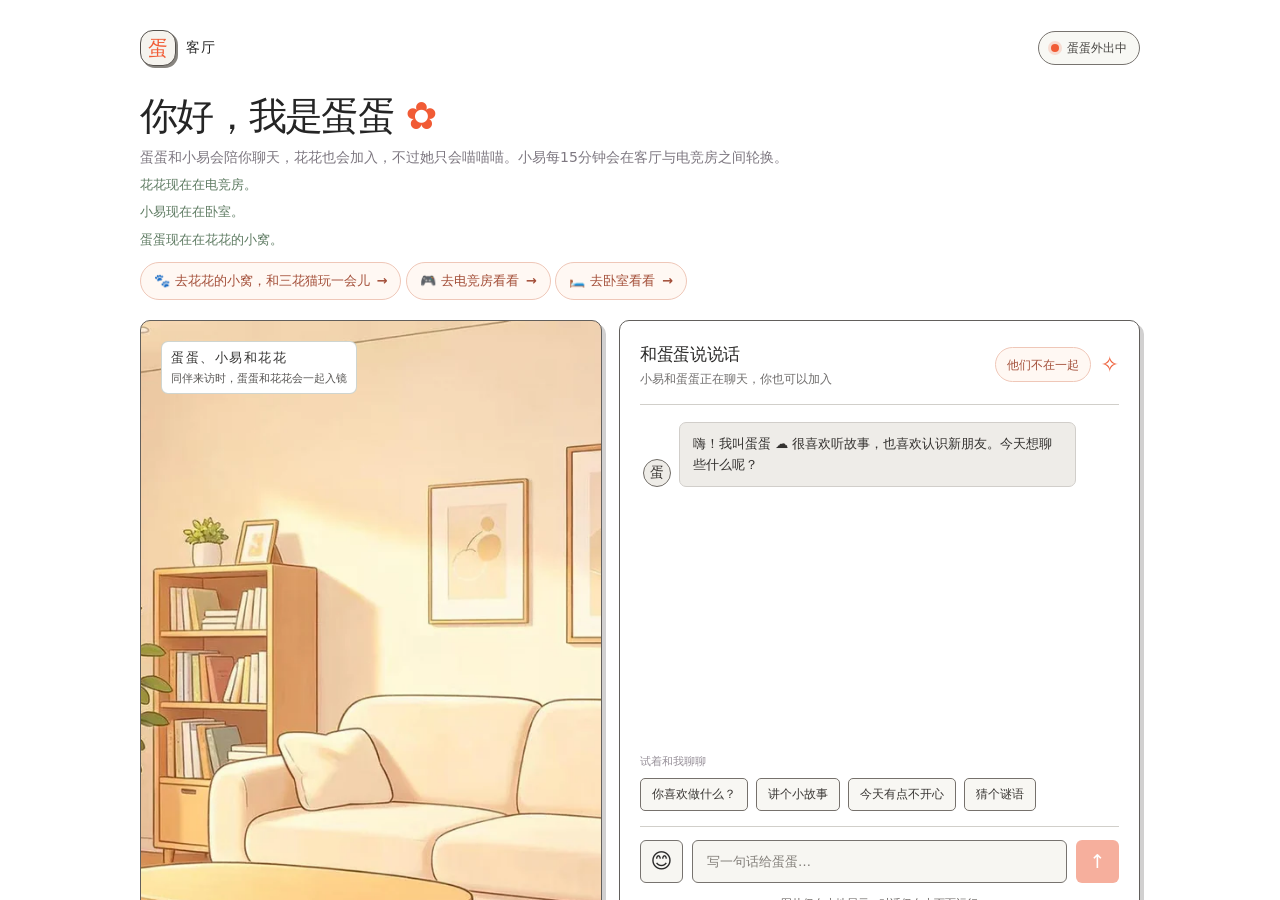
<file: index.html>
<!doctype html>
<html lang="zh-CN">
<head>
  <meta charset="utf-8">
  <meta name="viewport" content="width=device-width, initial-scale=1">
  <meta name="theme-color" content="#fff8f1">
  <title>温暖小屋</title>
  <style>
    html, body, main { width: 100%; height: 100%; margin: 0; }
    body { overflow: hidden; background: #fff8f1; }
    iframe {
      position: absolute;
      inset: 0;
      width: 100%;
      height: 100%;
      border: 0;
      background: #fff8f1;
    }
    iframe[hidden] { display: none; }
  </style>
</head>
<body>
  <main aria-label="温暖小屋">
    <iframe id="bedroom-scene" title="卧室音乐播放器" allow="autoplay"></iframe>
    <iframe id="active-scene" title="温暖小屋房间" allow="autoplay"></iframe>
  </main>
  <script>
    (() => {
      const scenes = {
        living: { file: "cloud-notes.html", title: "客厅 · 和蛋蛋聊天" },
        cat: { file: "cat.html", title: "花花的小窝 · 互动三花猫" },
        bedroom: { file: "bedroom.html", title: "卧室 · 温暖的小屋" },
        esports: { file: "esports-room.html", title: "小易的电竞房" }
      };
      const bedroomFrame = document.querySelector("#bedroom-scene");
      const activeFrame = document.querySelector("#active-scene");

      function showScene(scene, updateHistory) {
        const selected = scenes[scene] ? scene : "living";
        const isBedroom = selected === "bedroom";
        bedroomFrame.hidden = !isBedroom;
        activeFrame.hidden = isBedroom;
        document.title = scenes[selected].title;

        if (isBedroom) {
          if (!bedroomFrame.src) bedroomFrame.src = "bedroom.html";
        } else if (!activeFrame.src || !activeFrame.src.endsWith(`/${scenes[selected].file}`)) {
          activeFrame.src = scenes[selected].file;
        }

        if (updateHistory) {
          const url = new URL(window.location.href);
          url.searchParams.set("scene", selected);
          window.history.pushState({ scene: selected }, "", url);
        }
      }

      window.addEventListener("message", (event) => {
        if (event.source !== bedroomFrame.contentWindow && event.source !== activeFrame.contentWindow) return;
        if (!event.data || event.data.type !== "room-shell:navigate") return;
        showScene(event.data.scene, true);
      });

      window.addEventListener("popstate", () => {
        showScene(new URLSearchParams(window.location.search).get("scene"), false);
      });

      showScene(new URLSearchParams(window.location.search).get("scene") || "living", false);
    })();
  </script>
</body>
</html>
</file>
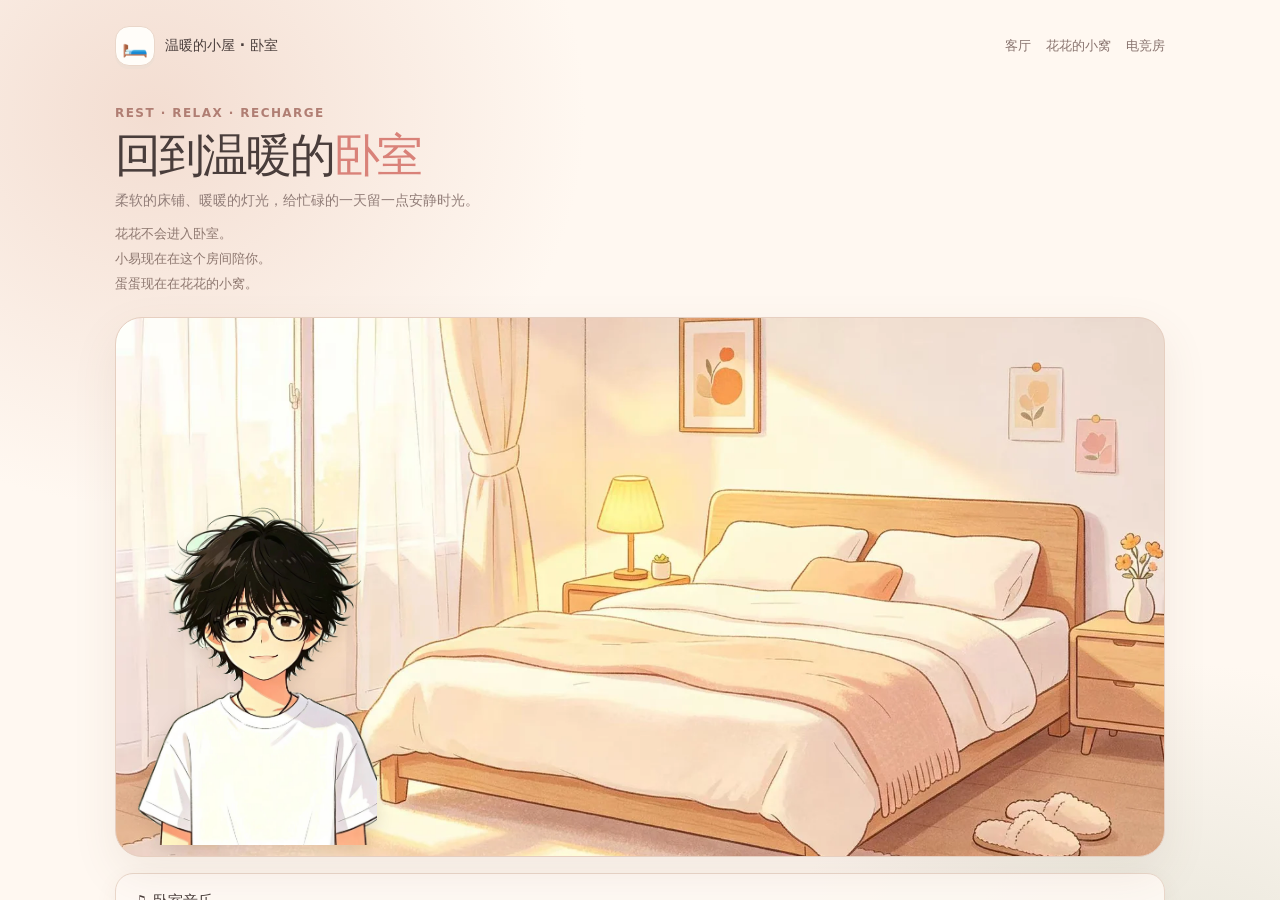
<file: bedroom.html>
<!doctype html>
<html lang="zh-CN">
<head>
  <meta charset="utf-8">
  <meta name="viewport" content="width=device-width, initial-scale=1">
  <meta name="theme-color" content="#f8eee5">
  <title>卧室 · 温暖的小屋</title>
  <script src="room-shell-bridge.js"></script>
  <style>
    :root {
      color-scheme: light;
      font-family: "Trebuchet MS", "Microsoft YaHei", "PingFang SC", ui-rounded, system-ui, sans-serif;
      font-synthesis: none;
      text-rendering: optimizeLegibility;
      --ink: #493d3b;
      --muted: #917d78;
      --cream: #fff8f1;
      --rose: #d98279;
    }
    * { box-sizing: border-box; }
    body {
      min-width: 320px;
      min-height: 100vh;
      margin: 0;
      padding: 26px 22px 30px;
      color: var(--ink);
      background:
        radial-gradient(ellipse at 12% 10%, #f3ddd1 0, transparent 27rem),
        radial-gradient(ellipse at 92% 88%, #e7e5d9 0, transparent 25rem),
        var(--cream);
      font-size: 15px;
      line-height: 1.55;
    }
    a { color: inherit; }
    .app { width: min(100%, 1050px); margin: 0 auto; }
    .topbar { display: flex; align-items: center; justify-content: space-between; gap: 18px; margin-bottom: 38px; }
    .brand { display: inline-flex; align-items: center; gap: 10px; font-size: 14px; font-weight: 800; text-decoration: none; }
    .brand-mark { display: grid; width: 40px; height: 40px; place-items: center; border: 1px solid #ead7ca; border-radius: 14px; background: #fffdf9; box-shadow: 0 3px 0 #efdfd4; font-size: 21px; }
    .room-nav { display: flex; flex-wrap: wrap; justify-content: flex-end; gap: 8px 15px; }
    .room-nav a { color: #88736e; font-size: 13px; text-decoration: none; }
    .room-nav a:hover { color: var(--rose); text-decoration: underline; text-underline-offset: 3px; }
    .intro { margin-bottom: 22px; }
    .eyebrow { margin: 0 0 6px; color: #b07e73; font-size: 12px; font-weight: 750; letter-spacing: .12em; }
    h1 { margin: 0; font-size: clamp(32px, 5vw, 46px); letter-spacing: -.05em; line-height: 1.15; }
    h1 span { color: var(--rose); }
    .intro-copy { margin: 9px 0 12px; color: var(--muted); font-size: 14px; }
    .presence { margin: 5px 0; color: #8d776f; font-size: 13px; }
    .bedroom-scene {
      position: relative;
      min-height: 540px;
      overflow: hidden;
      isolation: isolate;
      border: 1px solid #e6cfc0;
      border-radius: 27px;
      background: #f4e5dc url("bedroom-room.webp") center / cover no-repeat;
      box-shadow: 0 17px 45px #73513b18;
    }
    .bedroom-scene::before,
    .window,
    .wall-art,
    .nightstand,
    .lamp,
    .bed,
    .rug { display: none; }
    .window {
      position: absolute;
      top: 9%;
      left: 8%;
      width: 27%;
      height: 43%;
      overflow: hidden;
      border: 9px solid #fff8ed;
      border-radius: 8px;
      background:
        linear-gradient(90deg, transparent 47%, #fff8ed 47% 51%, transparent 51%),
        linear-gradient(180deg, transparent 49%, #fff8ed 49% 53%, transparent 53%),
        linear-gradient(155deg, #b9d6d2, #f6e8c5 65%, #aec1a2);
      box-shadow: 0 4px 12px #795d4e25, inset 0 0 0 2px #d1b9a5;
    }
    .window::after {
      position: absolute;
      right: -16%;
      bottom: -21%;
      left: -12%;
      height: 43%;
      border-radius: 50% 50% 0 0;
      background: #aab99a;
      content: "";
    }
    .wall-art {
      position: absolute;
      top: 14%;
      right: 18%;
      display: grid;
      width: 104px;
      height: 130px;
      place-items: center;
      border: 8px solid #d2aa88;
      outline: 1px solid #fff6e9;
      color: #ba8975;
      background: linear-gradient(155deg, #fff8e9, #edd7bf);
      box-shadow: 0 5px 12px #7251391c;
      font-size: 35px;
    }
    .bedroom-scene .wall-art { display: none; }
    .nightstand {
      position: absolute;
      bottom: 21%;
      left: 12%;
      width: 14%;
      height: 15%;
      border: 2px solid #ba8e72;
      border-radius: 7px 7px 3px 3px;
      background: linear-gradient(90deg, #c99e7f, #dfb998 50%, #c49475);
      box-shadow: 0 10px 14px #69442f20;
    }
    .nightstand::before {
      position: absolute;
      top: 28%;
      left: 16%;
      width: 68%;
      height: 34%;
      border: 2px solid #b58970;
      border-radius: 4px;
      background: #e6c2a2;
      content: "";
    }
    .lamp {
      position: absolute;
      bottom: calc(36% + 38px);
      left: 15%;
      width: 54px;
      height: 60px;
      border-bottom: 4px solid #a88668;
      background: linear-gradient(180deg, transparent 48%, #a88668 49% 55%, transparent 56%);
    }
    .lamp::before {
      position: absolute;
      top: 0;
      left: 3px;
      width: 48px;
      height: 34px;
      border-radius: 50% 50% 10px 10px;
      background: #f6dfaa;
      box-shadow: 0 0 29px #f6dca36b;
      content: "";
    }
    .bed {
      position: absolute;
      right: 10%;
      bottom: 8%;
      left: 31%;
      height: 39%;
      border: 8px solid #a87461;
      border-top-width: 20px;
      border-radius: 22px 22px 10px 10px;
      background: linear-gradient(180deg, #fff8ef 0 26%, #d99791 27% 100%);
      box-shadow: 0 13px 20px #6c45331e;
    }
    .bed::before {
      position: absolute;
      top: -32px;
      right: -8px;
      left: -8px;
      height: 40px;
      border: 7px solid #aa7964;
      border-bottom: 0;
      border-radius: 19px 19px 0 0;
      background: linear-gradient(90deg, #d8b39d, #eed3bd, #d5aa92);
      content: "";
    }
    .bed-pillow {
      position: absolute;
      z-index: 1;
      top: 7%;
      left: 13%;
      width: 28%;
      height: 29%;
      border-radius: 12px 12px 16px 16px;
      background: #fff2dc;
      box-shadow: inset 0 -4px 7px #b0846220;
      transform: rotate(-5deg);
    }
    .bed-pillow.second { left: auto; right: 13%; transform: rotate(5deg); }
    .rug {
      position: absolute;
      right: 15%;
      bottom: 3%;
      left: 24%;
      z-index: -1;
      height: 16%;
      border-radius: 50%;
      background: #f5e6d2;
      box-shadow: inset 0 0 0 3px #fff8ed80;
    }
    .bedroom-dandan {
      position: absolute;
      z-index: 3;
      right: 2%;
      bottom: 2%;
      width: min(40%, 340px);
      margin: 0;
      filter: drop-shadow(0 5px 8px #57382924);
      text-align: center;
      cursor: grab;
      touch-action: none;
      user-select: none;
      -webkit-tap-highlight-color: transparent;
      transform: translate(var(--drag-x, 0px), var(--drag-y, 0px));
    }
    .bedroom-dandan.is-dragging { z-index: 6; cursor: grabbing; }
    .bedroom-dandan[hidden] { display: none !important; }
    .bedroom-dandan > img:not(.is-hidden) { display: block; width: 100%; height: auto; transform: scale(1.25); transform-origin: 100% 100%; }
    .bedroom-dandan .is-hidden { display: none !important; }
    .bedroom-xiaoyi {
      position: absolute;
      z-index: 2;
      bottom: 2%;
      left: 2%;
      width: min(29%, 240px);
      margin: 0;
      filter: drop-shadow(0 5px 8px #57382924);
      cursor: pointer;
      touch-action: none;
      user-select: none;
      -webkit-tap-highlight-color: transparent;
    }
    .bedroom-xiaoyi[hidden] { display: none !important; }
    .bedroom-xiaoyi img { display: block; width: 100%; height: auto; }
    .bedroom-xiaoyi:focus-visible { border-radius: 18px; outline: 3px solid #d98279; outline-offset: 4px; }
    .bedroom-cat {
      position: absolute;
      z-index: 4;
      right: 17%;
      bottom: 14%;
      width: min(22%, 190px);
      padding: 0;
      border: 0;
      background: transparent;
      cursor: pointer;
      filter: drop-shadow(0 6px 6px #553a2c25);
    }
    .bedroom-cat[hidden] { display: none !important; }
    .bedroom-cat img { display: block; width: 100%; height: auto; }
    .bedroom-cat:focus-visible { border-radius: 20px; outline: 3px solid #d98279; outline-offset: 4px; }
    .bedroom-together {
      position: absolute;
      z-index: 5;
      bottom: 7%;
      left: 50%;
      width: min(38%, 330px);
      margin: 0;
      filter: drop-shadow(0 7px 9px #5136292e);
      transform: translateX(-50%);
    }
    .bedroom-together[hidden] { display: none !important; }
    .bedroom-together img { display: block; width: 100%; height: auto; }
    .bedroom-conversation {
      position: absolute;
      z-index: 8;
      top: 7%;
      left: 50%;
      width: max-content;
      max-width: min(86%, 420px);
      padding: 10px 15px;
      transform: translateX(-50%);
      border: 1px solid #edcdb7;
      border-radius: 16px;
      color: #71554b;
      background: #fffaf1ed;
      box-shadow: 0 5px 18px #57382924;
      font-size: 13px;
      font-weight: 650;
      line-height: 1.5;
      text-align: center;
    }
    .bedroom-conversation[hidden] { display: none !important; }
    .bedroom-music {
      display: grid;
      grid-template-columns: minmax(0, 1fr);
      align-items: center;
      gap: 16px;
      margin-top: 16px;
      padding: 16px 18px;
      border: 1px solid #ead7ca;
      border-radius: 18px;
      background: #fffaf5e8;
      box-shadow: 0 7px 22px #73513b10;
    }
    .bedroom-music-copy { min-width: 0; }
    .bedroom-music h2 { margin: 0; font-size: 15px; }
    .bedroom-music p { margin: 4px 0 0; color: var(--muted); font-size: 12px; }
    .bedroom-music-controls { display: flex; min-width: 0; flex-wrap: wrap; align-items: center; justify-content: flex-start; gap: 10px; }
    .bedroom-music-progress { display: flex; align-items: center; gap: 12px; }
    .bedroom-music-progress input {
      width: 100%;
      min-width: 0;
      height: 6px;
      accent-color: var(--rose);
      cursor: pointer;
    }
    .bedroom-music-progress input:disabled { cursor: default; }
    .bedroom-music-time { min-width: 82px; color: #806a63; font-size: 11px; font-variant-numeric: tabular-nums; text-align: right; }
    .bedroom-music-toggle {
      min-width: 88px;
      min-height: 38px;
      padding: 8px 14px;
      border: 1px solid #d8b8a4;
      border-radius: 999px;
      color: #71554b;
      background: #fff;
      cursor: pointer;
      font: inherit;
      font-size: 13px;
      font-weight: 700;
    }
    .bedroom-music-toggle:hover:not(:disabled) { background: #fff3e8; }
    .bedroom-music-toggle:disabled { cursor: default; opacity: .55; }
    .bedroom-music-volume { display: flex; align-items: center; gap: 6px; color: #806a63; font-size: 12px; }
    .bedroom-music-volume input { width: 76px; accent-color: var(--rose); }
    .bedroom-music-library { display: flex; align-items: center; gap: 8px; }
    .bedroom-music-library select {
      max-width: 210px;
      min-height: 38px;
      padding: 7px 10px;
      border: 1px solid #d8b8a4;
      border-radius: 10px;
      color: #71554b;
      background: #fff;
      font: inherit;
      font-size: 12px;
    }
    .bedroom-music-library select:disabled { display: none; }
    .bedroom-music-library button {
      min-height: 38px;
      padding: 7px 10px;
      border: 1px solid #d8b8a4;
      border-radius: 999px;
      color: #71554b;
      background: #fff;
      cursor: pointer;
      font: inherit;
      font-size: 12px;
    }
    .bedroom-music-library button:disabled { display: none; }
    .music-file-label {
      display: inline-flex;
      min-height: 38px;
      align-items: center;
      justify-content: center;
      padding: 8px 13px;
      border: 1px solid #d8b8a4;
      border-radius: 999px;
      color: #71554b;
      background: #fff;
      cursor: pointer;
      font-size: 13px;
      font-weight: 700;
    }
    .music-file-label:hover { background: #fff3e8; }
    .music-file-label:focus-within { outline: 2px solid var(--rose); outline-offset: 3px; }
    .music-file-input {
      position: absolute;
      width: 1px;
      height: 1px;
      overflow: hidden;
      clip-path: inset(50%);
      white-space: nowrap;
    }
    .bedroom-music audio { flex: 1 0 100%; width: 100%; height: 38px; }
    .bedroom-music audio[hidden] { display: none; }
    .bedroom-dandan.is-interacting > img:not(.is-hidden),
    .bedroom-xiaoyi.is-interacting img,
    .bedroom-together.is-interacting img {
      animation: bedroom-character-glow 1s ease-in-out infinite alternate;
    }
    @keyframes bedroom-character-glow {
      to { filter: drop-shadow(0 0 12px #f1ae74b8); }
    }
    .hint {
      margin: 13px 4px 0;
      color: #927f77;
      font-size: 12px;
      text-align: center;
    }
    .footer { margin-top: 23px; color: #a08c80; font-size: 11px; text-align: center; }
    @media (max-width: 650px) {
      body { padding: 18px 14px 24px; }
      .topbar { align-items: flex-start; margin-bottom: 28px; }
      .room-nav { gap: 8px 10px; }
      .bedroom-scene { min-height: 430px; }
      .window { width: 34%; height: 38%; }
      .wall-art { top: 11%; right: 10%; width: 67px; height: 90px; border-width: 6px; font-size: 25px; }
      .nightstand { left: 7%; width: 19%; }
      .lamp { left: 11%; transform: scale(.78); transform-origin: bottom left; }
      .bed { right: 5%; left: 25%; height: 36%; }
      .bedroom-dandan { right: 2%; left: auto; width: 48%; }
      .bedroom-xiaoyi { width: 34%; }
      .bedroom-cat { right: 8%; width: 25%; }
      .bedroom-together { width: min(52%, 280px); }
      .bedroom-music { gap: 12px; padding: 14px; }
    }
    @media (prefers-reduced-motion: reduce) {
      *, *::before, *::after { scroll-behavior: auto !important; animation-duration: .01ms !important; animation-iteration-count: 1 !important; transition-duration: .01ms !important; }
    }
  </style>
</head>
<body data-flower-room="bedroom" data-xiaoyi-room="bedroom" data-dandan-room="bedroom">
  <main class="app">
    <header class="topbar">
      <a class="brand" href="bedroom.html"><span class="brand-mark" aria-hidden="true">🛏️</span> 温暖的小屋 · 卧室</a>
      <nav class="room-nav" aria-label="切换房间">
        <a href="cloud-notes.html">客厅</a>
        <a href="cat.html">花花的小窝</a>
        <a href="esports-room.html">电竞房</a>
      </nav>
    </header>

    <section class="intro" aria-labelledby="page-title">
      <p class="eyebrow">REST · RELAX · RECHARGE</p>
      <h1 id="page-title">回到温暖的<span>卧室</span></h1>
      <p class="intro-copy">柔软的床铺、暖暖的灯光，给忙碌的一天留一点安静时光。</p>
      <p class="presence" data-flower-status role="status" aria-live="polite">正在确认花花的位置……</p>
      <p class="presence" data-xiaoyi-status role="status" aria-live="polite">正在确认小易的位置……</p>
      <p class="presence" data-dandan-status role="status" aria-live="polite">正在确认蛋蛋的位置……</p>
    </section>

    <section class="bedroom-scene" aria-label="温馨卧室，有窗户、床铺和柔和灯光">
      <div class="window" aria-hidden="true"></div>
      <div class="wall-art" aria-hidden="true">☾</div>
      <div class="nightstand" aria-hidden="true"></div>
      <div class="lamp" aria-hidden="true"></div>
      <div class="rug" aria-hidden="true"></div>
      <div class="bed" aria-hidden="true">
        <span class="bed-pillow"></span>
        <span class="bed-pillow second"></span>
      </div>
      <figure class="bedroom-xiaoyi" data-xiaoyi-character hidden>
        <img src="xiaoyi-cutout.webp?v=1" alt="在卧室休息的小易" draggable="false">
      </figure>
      <figure class="bedroom-dandan" data-dandan-character title="单击切换服饰造型，可拖动调整位置" hidden>
        <img data-dandan-default-art src="dandan-bedroom-qipao.webp" alt="穿中式礼服的蛋蛋" draggable="false">
        <img class="is-hidden" data-dandan-together-art src="dandan-huahua-floral.webp?v=1" alt="穿白色刺绣中式礼服的蛋蛋抱着花花，在卧室休息" draggable="false">
      </figure>
      <button class="bedroom-cat" data-flower type="button" aria-label="摸摸来卧室休息的花花" hidden>
        <img src="huahua.webp" alt="花花，一只奶油白、橘色和深棕色相间的长毛三花猫" draggable="false">
      </button>
      <figure class="bedroom-together" data-dandan-huahua-bedroom data-flower-picker-trigger hidden>
        <img src="dandan-huahua-floral.webp?v=1" alt="穿白色刺绣中式礼服的蛋蛋抱着花花，一起在卧室休息" draggable="false">
      </figure>
      <div class="bedroom-conversation" data-bedroom-conversation role="status" aria-live="polite" hidden></div>
    </section>
    <section class="bedroom-music" aria-labelledby="bedroom-music-title">
      <div class="bedroom-music-copy">
        <h2 id="bedroom-music-title">♫ 卧室音乐</h2>
        <p data-music-status role="status" aria-live="polite">选择设备中的音乐，在卧室播放。</p>
      </div>
      <div class="bedroom-music-controls">
        <div class="bedroom-music-library">
          <select data-music-library aria-label="卧室已保存的音乐" disabled>
            <option value="">音乐库暂无歌曲</option>
          </select>
          <button type="button" data-music-remove disabled>删除</button>
        </div>
        <label class="music-file-label">
          选择音乐
          <input class="music-file-input" data-music-file type="file" accept="audio/*,.mp3,.wav,.ogg,.m4a,.aac,.flac">
        </label>
        <button class="bedroom-music-toggle" data-music-toggle type="button" disabled aria-label="播放音乐">播放</button>
        <label class="bedroom-music-volume" aria-label="音乐音量">
          音量
          <input data-music-volume type="range" min="0" max="1" value="1" step="0.05" aria-label="音乐音量" disabled>
        </label>
        <audio data-bedroom-audio preload="none" hidden aria-label="卧室音乐播放器"></audio>
      </div>
      <div class="bedroom-music-progress">
        <span class="bedroom-music-time" data-music-current-time>00:00</span>
        <input data-music-progress type="range" min="0" max="1000" value="0" step="1" aria-label="音乐播放进度" disabled>
        <span class="bedroom-music-time" data-music-duration>00:00</span>
      </div>
    </section>
    <p class="hint">花花会每8分钟随机换个房间，蛋蛋和小易也会来串门。双击角色可以选择房间。</p>
    <footer class="footer">愿每个夜晚都能好好休息 ♡</footer>
  </main>
  <script>
    (() => {
      const character = document.querySelector("[data-dandan-character]");
      const scene = document.querySelector(".bedroom-scene");
      if (!character || !scene) return;

      const appearanceStorageKey = "dan-zong-house-dandan-appearance";
      let drag;
      let appearanceClickTimer;
      const defaultArt = character.querySelector("[data-dandan-default-art]");
      const appearances = [
        {
          src: "1.webp",
          alt: "穿白色蕾丝婚纱的蛋蛋",
          pairSrc: "2.webp",
          pairAlt: "穿白色蕾丝婚纱的蛋蛋抱着花花"
        },
        {
          src: "4.webp",
          alt: "穿白色礼服的蛋蛋",
          pairSrc: "5.webp",
          pairAlt: "穿白色礼服的蛋蛋抱着花花"
        },
        {
          src: "7.webp",
          alt: "穿黄色格纹吊带裙的蛋蛋",
          pairSrc: "8.webp",
          pairAlt: "穿黄色格纹裙的蛋蛋抱着花花"
        }
      ];
      let savedAppearance = localStorage.getItem(appearanceStorageKey);
      const legacyAppearances = {
        "2.webp": "1.webp",
        "3.webp": "1.webp",
        "5.webp": "4.webp",
        "6.webp": "4.webp",
        "8.webp": "7.webp",
        "9.webp": "7.webp",
        "dandan-bedroom-wedding-floral.webp?v=1": "1.webp",
        "dandan-bedroom-wedding-huahua.webp?v=1": "1.webp",
        "dandan-bedroom-wedding-sad.webp?v=1": "1.webp",
        "dandan-bedroom-qipao-floral.webp?v=1": "4.webp",
        "dandan-bedroom-qipao-sad.webp?v=1": "4.webp",
        "dandan-bedroom-summer.webp": "7.webp",
        "dandan-bedroom-summer-huahua.webp?v=1": "7.webp",
        "dandan-bedroom-summer-angry.webp?v=1": "7.webp"
      };
      const originalAppearance = savedAppearance;
      savedAppearance = legacyAppearances[savedAppearance] || savedAppearance;
      let appearanceIndex = appearances.findIndex(({ src }) => src === savedAppearance);
      if (appearanceIndex < 0) {
        appearanceIndex = 0;
        savedAppearance = appearances[appearanceIndex].src;
        localStorage.setItem(appearanceStorageKey, savedAppearance);
      } else if (originalAppearance !== savedAppearance) {
        localStorage.setItem(appearanceStorageKey, savedAppearance);
      }

      function applyAppearance() {
        const appearance = appearances[appearanceIndex];
        defaultArt.setAttribute("src", appearance.src);
        defaultArt.alt = appearance.alt;
      }

      applyAppearance();

      function toggleAppearance() {
        appearanceIndex = (appearanceIndex + 1) % appearances.length;
        applyAppearance();
        localStorage.setItem(appearanceStorageKey, appearances[appearanceIndex].src);
        window.dispatchEvent(new CustomEvent("dandan-appearance-change"));
      }

      window.addEventListener("storage", (event) => {
        if (event.key !== appearanceStorageKey) return;
        appearanceIndex = appearances.findIndex(({ src }) => src === event.newValue);
        if (appearanceIndex < 0) appearanceIndex = 0;
        applyAppearance();
      });

      character.addEventListener("pointerdown", (event) => {
        if (!event.isPrimary || event.button !== 0) return;
        const bounds = character.getBoundingClientRect();
        const offset = {
          x: Number.parseFloat(character.style.getPropertyValue("--drag-x")) || 0,
          y: Number.parseFloat(character.style.getPropertyValue("--drag-y")) || 0
        };
        drag = {
          pointerId: event.pointerId,
          startX: event.clientX,
          startY: event.clientY,
          offset,
          baseLeft: bounds.left - offset.x,
          baseTop: bounds.top - offset.y,
          width: bounds.width,
          height: bounds.height,
          moved: false
        };
        event.preventDefault();
      });

      window.addEventListener("pointermove", (event) => {
        if (!drag || event.pointerId !== drag.pointerId) return;
        const bounds = scene.getBoundingClientRect();
        const x = Math.max(
          bounds.left + 6 - drag.baseLeft,
          Math.min(
            drag.offset.x + event.clientX - drag.startX,
            bounds.right - 6 - drag.width - drag.baseLeft
          )
        );
        const y = Math.max(
          bounds.top + 6 - drag.baseTop,
          Math.min(
            drag.offset.y + event.clientY - drag.startY,
            bounds.bottom - 6 - drag.height - drag.baseTop
          )
        );
        if (Math.hypot(event.clientX - drag.startX, event.clientY - drag.startY) > 4) {
          drag.moved = true;
          character.classList.add("is-dragging");
        }
        character.style.setProperty("--drag-x", `${x}px`);
        character.style.setProperty("--drag-y", `${y}px`);
      });

      function finishDrag(event) {
        if (!drag || event.pointerId !== drag.pointerId) return;
        character.classList.remove("is-dragging");
        if (drag.moved) {
          character.dataset.draggedClick = "true";
          window.setTimeout(() => delete character.dataset.draggedClick, 500);
        }
        drag = null;
      }

      document.addEventListener("click", (event) => {
        if (event.target !== character && !character.contains(event.target)) return;
        if (!character.dataset.draggedClick) return;
        delete character.dataset.draggedClick;
        event.preventDefault();
        event.stopImmediatePropagation();
      }, true);

      window.addEventListener("pointerup", finishDrag);
      window.addEventListener("pointercancel", finishDrag);

      character.addEventListener("click", (event) => {
        if (event.detail > 1) {
          window.clearTimeout(appearanceClickTimer);
          appearanceClickTimer = undefined;
          return;
        }
        window.clearTimeout(appearanceClickTimer);
        appearanceClickTimer = window.setTimeout(toggleAppearance, 280);
      });
      character.addEventListener("dblclick", () => {
        window.clearTimeout(appearanceClickTimer);
        appearanceClickTimer = undefined;
      });
    })();
  </script>
  <script src="flower-room.js"></script>
  <script src="xiaoyi-room.js"></script>
  <script src="dandan-room.js"></script>
  <script src="flower-room-picker.js"></script>
  <script>
    (() => {
      const picker = document.querySelector("[data-music-file]");
      const player = document.querySelector("[data-bedroom-audio]");
      const status = document.querySelector("[data-music-status]");
      const library = document.querySelector("[data-music-library]");
      const removeButton = document.querySelector("[data-music-remove]");
      const progress = document.querySelector("[data-music-progress]");
      const currentTimeLabel = document.querySelector("[data-music-current-time]");
      const durationLabel = document.querySelector("[data-music-duration]");
      const toggleButton = document.querySelector("[data-music-toggle]");
      const volumeControl = document.querySelector("[data-music-volume]");
      if (!picker || !player || !status || !library || !removeButton ||
        !progress || !currentTimeLabel || !durationLabel || !toggleButton || !volumeControl) return;

      let currentUrl;
      let currentTrackId = null;
      let currentTrackName = "";
      const requestPromise = (request) => new Promise((resolve, reject) => {
        request.onsuccess = () => resolve(request.result);
        request.onerror = () => reject(request.error || new Error("音乐数据库请求失败。"));
      });
      const databaseRequest = indexedDB.open("dan-zong-bedroom-music", 1);

      databaseRequest.onupgradeneeded = () => {
        const database = databaseRequest.result;
        if (!database.objectStoreNames.contains("tracks")) {
          database.createObjectStore("tracks", { keyPath: "id", autoIncrement: true });
        }
      };
      databaseRequest.onerror = () => {
        status.textContent = "无法打开卧室音乐库，请检查浏览器的本地存储权限。";
      };

      function getStore(mode) {
        const database = databaseRequest.result;
        return database.transaction("tracks", mode).objectStore("tracks");
      }

      function revokeCurrentUrl() {
        if (!currentUrl) return;
        URL.revokeObjectURL(currentUrl);
        currentUrl = null;
      }

      function formatTime(seconds) {
        if (!Number.isFinite(seconds) || seconds < 0) return "00:00";
        const totalSeconds = Math.floor(seconds);
        const minutes = Math.floor(totalSeconds / 60);
        const remainingSeconds = totalSeconds % 60;
        return `${String(minutes).padStart(2, "0")}:${String(remainingSeconds).padStart(2, "0")}`;
      }

      function updateProgress() {
        const duration = player.duration;
        const hasDuration = Number.isFinite(duration) && duration > 0;
        progress.disabled = !hasDuration;
        currentTimeLabel.textContent = formatTime(player.currentTime);
        durationLabel.textContent = formatTime(duration);
        if (hasDuration && document.activeElement !== progress) {
          progress.value = String(Math.round((player.currentTime / duration) * Number(progress.max)));
        }
      }

      function playSavedTrack(track) {
        revokeCurrentUrl();
        currentTrackId = track.id;
        currentTrackName = track.name;
        currentUrl = URL.createObjectURL(track.blob);
        player.src = currentUrl;
        player.muted = false;
        player.hidden = false;
        toggleButton.disabled = false;
        volumeControl.disabled = false;
        player.load();
        updateProgress();
        status.textContent = `已载入：${track.name}。点击播放器上的播放按钮开始播放。`;
      }

      async function refreshLibrary(selectId) {
        const tracks = await requestPromise(getStore("readonly").getAll());
        library.replaceChildren();
        if (tracks.length === 0) {
          const emptyOption = document.createElement("option");
          emptyOption.value = "";
          emptyOption.textContent = "音乐库暂无歌曲";
          library.append(emptyOption);
          library.disabled = true;
          removeButton.disabled = true;
          return;
        }

        for (const track of tracks) {
          const option = document.createElement("option");
          option.value = String(track.id);
          option.textContent = track.name;
          library.append(option);
        }
        library.disabled = false;
        removeButton.disabled = false;
        const selectedId = tracks.some(({ id }) => id === selectId)
          ? selectId
          : tracks[0].id;
        library.value = String(selectedId);
        const selectedTrack = tracks.find(({ id }) => id === selectedId);
        if (selectedTrack) playSavedTrack(selectedTrack);
      }

      databaseRequest.onsuccess = () => {
        refreshLibrary().catch((error) => {
          status.textContent = "无法读取卧室音乐库，请检查浏览器的本地存储权限。";
          console.error("Unable to read bedroom music library:", error);
        });
      };

      picker.addEventListener("change", async () => {
        const file = picker.files?.[0];
        if (!file) return;
        if (!file.type.startsWith("audio/") &&
          !/\.(mp3|wav|ogg|m4a|aac|flac)$/i.test(file.name)) {
          status.textContent = "无法识别此音频文件，请选择 MP3、WAV、OGG、M4A、AAC 或 FLAC。";
          picker.value = "";
          return;
        }

        try {
          const id = await requestPromise(getStore("readwrite").add({
            name: file.name,
            type: file.type,
            lastModified: file.lastModified,
            blob: file
          }));
          await refreshLibrary(id);
          status.textContent = `已保存到卧室音乐：${file.name}。点击播放器上的播放按钮开始播放。`;
        } catch (error) {
          status.textContent = "音乐没有保存成功，请检查浏览器的本地存储空间或权限。";
          console.error("Unable to save bedroom music:", error);
        } finally {
          picker.value = "";
        }
      });

      player.addEventListener("error", () => {
        status.textContent = "无法播放此音频文件，请尝试其他格式的音乐。";
      });
      for (const eventName of ["loadedmetadata", "durationchange", "timeupdate", "seeked"]) {
        player.addEventListener(eventName, updateProgress);
      }
      progress.addEventListener("input", () => {
        if (!Number.isFinite(player.duration) || player.duration <= 0) return;
        player.currentTime = (Number(progress.value) / Number(progress.max)) * player.duration;
        currentTimeLabel.textContent = formatTime(player.currentTime);
      });
      player.addEventListener("play", () => {
        toggleButton.textContent = "暂停";
        toggleButton.setAttribute("aria-label", "暂停音乐");
        status.textContent = `正在播放：${currentTrackName || "卧室音乐"}`;
      });
      player.addEventListener("pause", () => {
        toggleButton.textContent = "播放";
        toggleButton.setAttribute("aria-label", "播放音乐");
        if (!player.ended && currentTrackName) {
          status.textContent = `已暂停：${currentTrackName}`;
        }
      });
      toggleButton.addEventListener("click", async () => {
        if (!player.paused) {
          player.pause();
          return;
        }
        try {
          player.muted = false;
          await player.play();
        } catch (error) {
          status.textContent = "播放失败，请确认音频格式受支持并检查设备音量。";
          console.error("Unable to play bedroom music:", error);
        }
      });
      volumeControl.addEventListener("input", () => {
        player.volume = Number(volumeControl.value);
        player.muted = player.volume === 0;
      });
      library.addEventListener("change", async () => {
        if (!library.value) return;
        try {
          const track = await requestPromise(getStore("readonly").get(Number(library.value)));
          if (track) playSavedTrack(track);
        } catch (error) {
          status.textContent = "无法载入所选音乐，请稍后重试。";
          console.error("Unable to load selected bedroom music:", error);
        }
      });
      removeButton.addEventListener("click", async () => {
        const id = Number(library.value);
        if (!Number.isInteger(id)) return;
        try {
          await requestPromise(getStore("readwrite").delete(id));
          if (id === currentTrackId) {
            player.pause();
            player.removeAttribute("src");
            player.load();
            player.hidden = true;
            toggleButton.disabled = true;
            volumeControl.disabled = true;
            toggleButton.textContent = "播放";
            toggleButton.setAttribute("aria-label", "播放音乐");
            progress.value = "0";
            progress.disabled = true;
            currentTimeLabel.textContent = "00:00";
            durationLabel.textContent = "00:00";
            currentTrackId = null;
            currentTrackName = "";
            revokeCurrentUrl();
          }
          await refreshLibrary();
          if (library.disabled) {
            status.textContent = "音乐已从卧室音乐库删除。";
          }
        } catch (error) {
          status.textContent = "无法删除这首音乐，请稍后重试。";
          console.error("Unable to delete bedroom music:", error);
        }
      });
      window.addEventListener("pagehide", () => {
        revokeCurrentUrl();
        databaseRequest.result?.close();
      }, { once: true });
    })();
  </script>
  <script>
    (() => {
      const scene = document.querySelector(".bedroom-scene");
      const conversation = document.querySelector("[data-bedroom-conversation]");
      const dandan = document.querySelector("[data-dandan-character]");
      const xiaoyi = document.querySelector("[data-xiaoyi-character]");
      const dandanAndHuahua = document.querySelector("[data-dandan-huahua-bedroom]");
      const dandanStatus = document.querySelector("[data-dandan-status]");
      const xiaoyiStatus = document.querySelector("[data-xiaoyi-status]");
      if (!scene || !conversation || !dandan || !xiaoyi) return;

      const lines = [
        "蛋蛋：小易，你觉得我今天这样好看吗？",
        "小易：好看！你今天特别可爱。",
        "蛋蛋：嘻嘻，谢谢夸奖！陪我聊一会儿吧。"
      ];
      let dandanIsHere = dandanStatus?.textContent.includes("这个房间") ?? false;
      let xiaoyiIsHere = xiaoyiStatus?.textContent.includes("这个房间") ?? false;
      let active = false;
      let timer;
      let lineIndex = 0;

      function stopInteraction() {
        window.clearTimeout(timer);
        active = false;
        lineIndex = 0;
        conversation.hidden = true;
        dandan.classList.remove("is-interacting");
        xiaoyi.classList.remove("is-interacting");
        dandanAndHuahua?.classList.remove("is-interacting");
      }

      function showNextLine() {
        if (lineIndex >= lines.length) {
          stopInteraction();
          return;
        }
        conversation.textContent = lines[lineIndex++];
        timer = window.setTimeout(showNextLine, 2800);
      }

      function syncInteraction() {
        if (!dandanIsHere || !xiaoyiIsHere) {
          if (active) stopInteraction();
          return;
        }
        if (active) return;
        active = true;
        dandan.classList.add("is-interacting");
        xiaoyi.classList.add("is-interacting");
        dandanAndHuahua?.classList.add("is-interacting");
        conversation.hidden = false;
        showNextLine();
      }

      window.addEventListener("dandan-room-change", (event) => {
        dandanIsHere = event.detail.room === "bedroom" && event.detail.isHere;
        syncInteraction();
      });
      window.addEventListener("xiaoyi-room-change", (event) => {
        xiaoyiIsHere = event.detail.room === "bedroom";
        syncInteraction();
      });
      syncInteraction();
    })();
  </script>
</body>
</html>
</file>
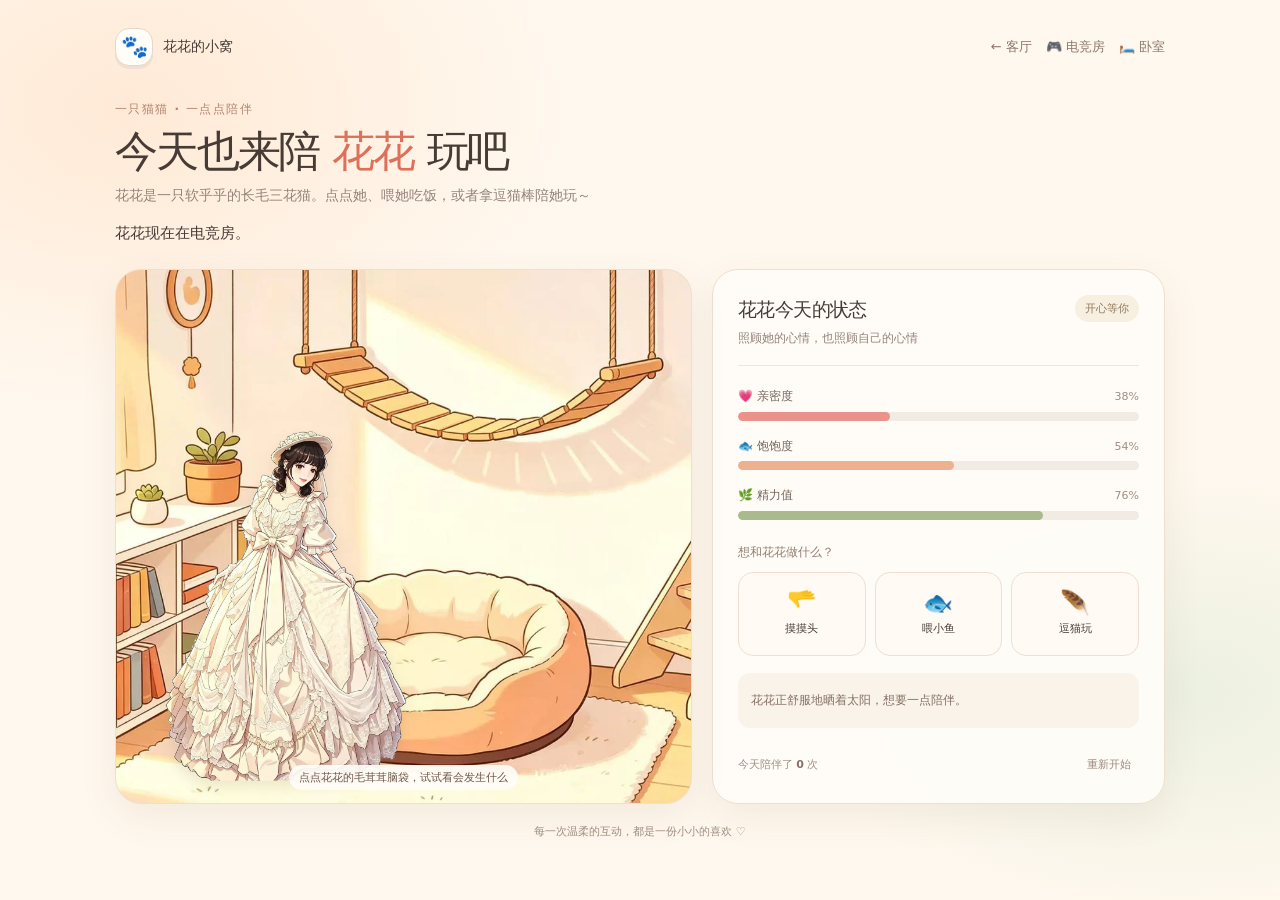
<file: cat.html>
<!doctype html>
<html lang="zh-CN">
<head>
  <meta charset="utf-8">
  <meta name="viewport" content="width=device-width, initial-scale=1">
  <meta name="theme-color" content="#fff8ee">
  <title>花花的小窝 · 互动三花猫</title>
  <script src="room-shell-bridge.js"></script>
  <style>
    :root {
      color-scheme: light;
      font-family: "Trebuchet MS", "Microsoft YaHei", "PingFang SC", ui-rounded, system-ui, sans-serif;
      font-synthesis: none;
      text-rendering: optimizeLegibility;
      --ink: #473b36;
      --muted: #95847b;
      --coral: #ef876d;
      --coral-deep: #dd7059;
      --cream: #fff8ee;
      --line: #f0e5d9;
      --green: #829d75;
    }

    * { box-sizing: border-box; }
    body {
      min-width: 320px;
      min-height: 100vh;
      margin: 0;
      padding: 28px 22px 24px;
      color: var(--ink);
      background:
        radial-gradient(ellipse at 10% 12%, rgba(255, 226, 202, .66), transparent 27rem),
        radial-gradient(ellipse at 92% 77%, rgba(223, 235, 215, .6), transparent 24rem),
        var(--cream);
      font-size: 15px;
      line-height: 1.55;
    }
    button { color: inherit; font: inherit; }
    .app { width: min(100%, 1050px); margin: 0 auto; }
    .topbar { display: flex; align-items: center; justify-content: space-between; gap: 16px; margin-bottom: 34px; }
    .brand { display: inline-flex; align-items: center; gap: 10px; color: var(--ink); font-size: 14px; font-weight: 800; text-decoration: none; }
    .brand-mark { display: grid; width: 38px; height: 38px; place-items: center; border: 1px solid #ead6c4; border-radius: 14px; background: #fffdf8; box-shadow: 0 3px 0 #f0e0d1; font-size: 22px; }
    .back-link { color: #8d7569; font-size: 13px; text-decoration: none; }
    .back-link:hover { color: var(--coral-deep); text-decoration: underline; text-underline-offset: 3px; }
    .room-nav { display: flex; flex-wrap: wrap; justify-content: flex-end; gap: 8px 14px; }
    .intro { margin: 0 0 24px; }
    .eyebrow { margin: 0 0 7px; color: #b18570; font-size: 12px; font-weight: 750; letter-spacing: .12em; }
    h1 { margin: 0; color: var(--ink); font-size: clamp(30px, 5vw, 43px); letter-spacing: -.05em; line-height: 1.18; }
    h1 span { color: var(--coral-deep); }
    .intro-copy { margin: 9px 0 0; color: var(--muted); font-size: 14px; }
    .layout { display: grid; grid-template-columns: minmax(0, 1.12fr) minmax(310px, .88fr); align-items: stretch; gap: 20px; }
    .scene, .side-card { border: 1px solid #efdfd0; border-radius: 26px; background: rgba(255, 253, 249, .91); box-shadow: 0 13px 38px rgba(117, 82, 56, .08); }
    .scene { position: relative; display: flex; min-height: 535px; align-items: flex-end; justify-content: center; overflow: hidden; isolation: isolate; background: #fff2d8 url("huahua-room.webp") center / cover no-repeat; }
    .cat-button { position: relative; z-index: 1; display: block; width: min(52%, 280px); margin: 0 0 18px; padding: 0; border: 0; background: transparent; cursor: pointer; -webkit-tap-highlight-color: transparent; }
    .cat-button[hidden] { display: none !important; }
    .dandan-guest { position: absolute; z-index: 2; bottom: 22px; left: 3%; width: min(24%, 170px); margin: 0; filter: drop-shadow(0 6px 7px #6d49301f); transform: translate(var(--drag-x, 0px), var(--drag-y, 0px)); cursor: grab; touch-action: none; user-select: none; -webkit-tap-highlight-color: transparent; }
    .dandan-guest[hidden] { display: none !important; }
    .dandan-guest.is-dragging { cursor: grabbing; }
    .dandan-guest > img:not(.is-hidden) { display: block; width: 100%; height: auto; transform: scale(2); transform-origin: 0 100%; }
    .dandan-guest .is-hidden { display: none !important; }
    .dandan-guest figcaption { position: absolute; top: 3%; left: 50%; width: max-content; max-width: 180%; padding: 5px 9px; border: 1px solid #f2c6a8; border-radius: 999px; color: #70564b; background: #fffdf9ed; box-shadow: 0 4px 12px #9f75521a; font-size: clamp(9px, 1.2vw, 12px); font-weight: 700; transform: translate(-50%, -100%); }
    .cat-button:focus-visible { border-radius: 22px; outline: 3px solid #e9a18a; outline-offset: 5px; }
    .cat { display: block; width: 100%; height: auto; background: transparent; filter: drop-shadow(0 7px 5px #6d493017); transform-origin: 50% 94%; }
    .cat-button:hover .cat { filter: drop-shadow(0 7px 5px #6d493017); }
    .scene.is-petting .cat { animation: happy-bounce .42s ease; }
    .scene.is-eating .cat { animation: nibble .4s ease-in-out 3; }
    .scene.is-playing .cat { animation: play-bounce .65s ease-in-out 2; }
    @keyframes happy-bounce { 40% { transform: translateY(-11px) rotate(-2deg); } 70% { transform: rotate(2deg); } }
    @keyframes nibble { 50% { transform: translateY(4px) rotate(1deg); } }
    @keyframes play-bounce { 50% { transform: translateY(-17px) rotate(4deg); } }
    .float-heart { position: absolute; z-index: 2; left: 50%; bottom: 48%; pointer-events: none; animation: float-up .9s ease-out forwards; }
    @keyframes float-up { to { opacity: 0; transform: translate(var(--drift), -100px) scale(1.45) rotate(14deg); } }
    .toy { position: absolute; z-index: 2; right: 14%; bottom: 130px; font-size: 34px; opacity: 0; pointer-events: none; }
    .scene.is-playing .toy { animation: toy-wiggle .8s ease-in-out 2; }
    @keyframes toy-wiggle { 0% { opacity: 1; transform: translate(20px, 0) rotate(0); } 50% { opacity: 1; transform: translate(-105px, -25px) rotate(180deg); } 100% { opacity: 0; transform: translate(-15px, 0) rotate(360deg); } }
    .scene-hint { position: absolute; z-index: 2; right: 15px; bottom: 13px; left: 15px; width: fit-content; max-width: calc(100% - 30px); margin: 0 auto; padding: 4px 10px; border-radius: 999px; color: #70564b; background: rgba(255, 253, 249, .9); font-size: 11px; text-align: center; }
    .side-card { display: flex; flex-direction: column; padding: 25px; }
    .card-heading { display: flex; align-items: flex-start; justify-content: space-between; gap: 12px; padding-bottom: 18px; border-bottom: 1px solid var(--line); }
    .card-heading h2 { margin: 0; font-size: 19px; letter-spacing: -.03em; }
    .card-heading p { margin: 4px 0 0; color: var(--muted); font-size: 12px; }
    .mood-pill { flex: 0 0 auto; padding: 5px 10px; border-radius: 999px; color: #8f795e; background: #f7efdf; font-size: 11px; font-weight: 700; }
    .stats { display: grid; gap: 16px; padding: 21px 0; }
    .stat-top { display: flex; align-items: center; justify-content: space-between; gap: 12px; margin-bottom: 6px; color: #77665d; font-size: 12px; }
    .stat-value { color: #a08d82; font-size: 11px; font-variant-numeric: tabular-nums; }
    .meter { height: 9px; overflow: hidden; border-radius: 99px; background: #f1ebe3; }
    .meter-fill { display: block; width: 50%; height: 100%; border-radius: inherit; background: #eeb18f; transition: width .45s ease; }
    .meter-fill.affection { background: #e9938c; }
    .meter-fill.energy { background: #a9bb8c; }
    .actions-label { margin: 2px 0 10px; color: #927e72; font-size: 12px; font-weight: 700; }
    .actions { display: grid; grid-template-columns: repeat(3, minmax(0, 1fr)); gap: 9px; }
    .action { display: grid; min-height: 84px; align-content: center; justify-items: center; gap: 5px; padding: 10px 5px; border: 1px solid #efdfd2; border-radius: 15px; background: #fffaf4; cursor: pointer; transition: transform .17s ease, border-color .17s ease, background .17s ease, box-shadow .17s ease; }
    .action:hover:not(:disabled) { transform: translateY(-3px); border-color: #e9b6a4; background: #fff5ed; box-shadow: 0 5px 13px #ba765414; }
    .action:focus-visible { outline: 3px solid #e9a18a; outline-offset: 2px; }
    .action:disabled { cursor: not-allowed; opacity: .48; }
    .action-icon { font-size: 24px; line-height: 1; }
    .action-name { font-size: 11px; font-weight: 700; }
    .note { display: grid; min-height: 55px; align-content: center; margin-top: 17px; padding: 10px 13px; border-radius: 12px; color: #857064; background: #faf3e9; font-size: 12px; }
    .bond { display: flex; align-items: center; justify-content: space-between; gap: 12px; margin-top: auto; padding-top: 18px; color: #a18e82; font-size: 11px; }
    .bond strong { color: #887267; font-weight: 700; }
    .reset { padding: 5px 8px; border: 0; border-radius: 8px; color: #9b887c; background: transparent; font-size: 11px; cursor: pointer; }
    .reset:hover { color: var(--coral-deep); background: #fff1e8; }
    .footer { padding: 19px 0 0; color: #a08e81; font-size: 11px; text-align: center; }
    .sr-only { position: absolute; width: 1px; height: 1px; overflow: hidden; clip: rect(0, 0, 0, 0); white-space: nowrap; clip-path: inset(50%); }
    @media (max-width: 740px) {
      body { padding: 20px 15px; }
      .topbar { margin-bottom: 27px; }
      .layout { grid-template-columns: minmax(0, 1fr); gap: 14px; }
      .scene { min-height: 440px; }
      .cat-button { width: min(52%, 280px); }
      .side-card { padding: 21px; }
    }
    @media (max-width: 400px) {
      body { padding-right: 11px; padding-left: 11px; }
      .scene { min-height: 390px; }
      .side-card { padding: 17px; }
      .actions { gap: 6px; }
    }
    @media (prefers-reduced-motion: reduce) {
      *, *::before, *::after { scroll-behavior: auto !important; animation-duration: .01ms !important; animation-iteration-count: 1 !important; transition-duration: .01ms !important; }
    }
  </style>
</head>
<body data-flower-room="flower" data-dandan-room="flower">
  <main class="app">
    <header class="topbar">
      <a class="brand" href="cat.html"><span class="brand-mark" aria-hidden="true">🐾</span>花花的小窝</a>
      <nav class="room-nav" aria-label="切换房间">
        <a class="back-link" href="cloud-notes.html">← 客厅</a>
        <a class="back-link" href="esports-room.html">🎮 电竞房</a>
        <a class="back-link" href="bedroom.html">🛏️ 卧室</a>
      </nav>
    </header>

    <section class="intro" aria-labelledby="page-title">
      <p class="eyebrow">一只猫猫 · 一点点陪伴</p>
      <h1 id="page-title">今天也来陪 <span>花花</span> 玩吧</h1>
      <p class="intro-copy">花花是一只软乎乎的长毛三花猫。点点她、喂她吃饭，或者拿逗猫棒陪她玩～</p>
      <p id="flower-location" data-flower-status role="status" aria-live="polite">正在确认花花的位置……</p>
    </section>

    <div class="layout">
      <section class="scene" id="scene" aria-label="花花的小窝，带有吊床、猫爬架和猫窝的插画房间">
        <span class="toy" id="toy" aria-hidden="true">🪶</span>
        <figure class="dandan-guest" data-dandan-character hidden>
          <img data-dandan-default-art src="dandan-friendly.webp" alt="来花花的小窝做客的蛋蛋" draggable="false">
          <img class="is-hidden" data-dandan-together-art data-flower-picker-trigger src="dandan-huahua-floral.webp?v=1" alt="穿白色刺绣中式礼服的蛋蛋抱着花花，一起在猫窝休息" draggable="false">
        </figure>
        <button class="cat-button" id="cat-button" data-flower type="button" aria-label="摸摸花花的头" hidden>
          <img class="cat" src="huahua.webp" alt="花花，一只奶油白、橘色和深棕色相间的长毛三花猫" draggable="false">
        </button>
        <p class="scene-hint">点点花花的毛茸茸脑袋，试试看会发生什么</p>
      </section>

      <section class="side-card" aria-labelledby="status-title">
        <header class="card-heading">
          <div><h2 id="status-title">花花今天的状态</h2><p>照顾她的心情，也照顾自己的心情</p></div>
          <span class="mood-pill" id="mood" aria-live="polite">开心等你</span>
        </header>
        <div class="stats" aria-label="花花的状态">
          <div>
            <div class="stat-top"><span>💗 亲密度</span><span class="stat-value" id="affection-value">38%</span></div>
            <div class="meter" role="progressbar" aria-label="亲密度" aria-valuemin="0" aria-valuemax="100" aria-valuenow="38"><span class="meter-fill affection" id="affection-meter"></span></div>
          </div>
          <div>
            <div class="stat-top"><span>🐟 饱饱度</span><span class="stat-value" id="fullness-value">54%</span></div>
            <div class="meter" role="progressbar" aria-label="饱饱度" aria-valuemin="0" aria-valuemax="100" aria-valuenow="54"><span class="meter-fill" id="fullness-meter"></span></div>
          </div>
          <div>
            <div class="stat-top"><span>🌿 精力值</span><span class="stat-value" id="energy-value">76%</span></div>
            <div class="meter" role="progressbar" aria-label="精力值" aria-valuemin="0" aria-valuemax="100" aria-valuenow="76"><span class="meter-fill energy" id="energy-meter"></span></div>
          </div>
        </div>
        <p class="actions-label">想和花花做什么？</p>
        <div class="actions" aria-label="互动方式">
          <button class="action" id="pet" type="button"><span class="action-icon" aria-hidden="true">🫳</span><span class="action-name">摸摸头</span></button>
          <button class="action" id="feed" type="button"><span class="action-icon" aria-hidden="true">🐟</span><span class="action-name">喂小鱼</span></button>
          <button class="action" id="play" type="button"><span class="action-icon" aria-hidden="true">🪶</span><span class="action-name">逗猫玩</span></button>
        </div>
        <div class="note" id="note" role="status" aria-live="polite">花花正舒服地晒着太阳，想要一点陪伴。</div>
        <div class="bond"><span>今天陪伴了 <strong id="count">0</strong> 次</span><button class="reset" id="reset" type="button">重新开始</button></div>
      </section>
    </div>
    <footer class="footer">每一次温柔的互动，都是一份小小的喜欢 ♡</footer>
  </main>
  <script>
    (() => {
      const scene = document.querySelector("#scene");
      const catButton = document.querySelector("#cat-button");
      const mood = document.querySelector("#mood");
      const note = document.querySelector("#note");
      const count = document.querySelector("#count");
      const state = { affection: 38, fullness: 54, energy: 76, interactions: 0 };
      let moodTimer;
      let catClickTimer;

      function updateMeter(name) {
        const value = state[name];
        document.querySelector(`#${name}-value`).textContent = `${value}%`;
        const meter = document.querySelector(`#${name}-meter`);
        meter.style.width = `${value}%`;
        meter.parentElement.setAttribute("aria-valuenow", String(value));
      }

      function refresh() {
        updateMeter("affection");
        updateMeter("fullness");
        updateMeter("energy");
        count.textContent = String(state.interactions);
        document.querySelector("#feed").disabled = state.fullness >= 95;
        document.querySelector("#play").disabled = state.energy < 15;
      }

      function respond({ line, feeling, message, animation, hearts = false }) {
        state.interactions += 1;
        mood.textContent = feeling;
        note.textContent = message;
        scene.classList.remove("is-petting", "is-eating", "is-playing");
        void scene.offsetWidth;
        scene.classList.add(animation);
        if (hearts) {
          for (let i = 0; i < 3; i += 1) {
            const heart = document.createElement("span");
            heart.className = "float-heart";
            heart.setAttribute("aria-hidden", "true");
            heart.textContent = i === 1 ? "💗" : "♡";
            heart.style.setProperty("--drift", `${(i - 1) * 47}px`);
            scene.append(heart);
            heart.addEventListener("animationend", () => heart.remove(), { once: true });
          }
        }
        refresh();
        window.clearTimeout(moodTimer);
        moodTimer = window.setTimeout(() => {
          scene.classList.remove(animation);
          mood.textContent = state.energy < 15 ? "有点困啦" : "陪在你身边";
        }, 1900);
      }

      function pet() {
        state.affection = Math.min(100, state.affection + 7);
        state.energy = Math.min(100, state.energy + 1);
        respond({
          line: ["呼噜呼噜～再摸摸我的下巴嘛！", "你的手手好暖，我喜欢你～", "花花蹭蹭！今天的摸摸收到啦。"][state.interactions % 3],
          feeling: "幸福呼噜",
          message: "花花眯起眼睛蹭了蹭你的手，亲密度增加啦。",
          animation: "is-petting",
          hearts: true
        });
      }

      document.querySelector("#pet").addEventListener("click", pet);
      catButton.addEventListener("click", (event) => {
        window.clearTimeout(catClickTimer);
        if (event.detail > 1) return;
        catClickTimer = window.setTimeout(pet, 280);
      });
      document.querySelector("#feed").addEventListener("click", () => {
        if (state.fullness >= 95) return;
        state.fullness = Math.min(100, state.fullness + 28);
        state.energy = Math.min(100, state.energy + 7);
        state.affection = Math.min(100, state.affection + 4);
        respond({
          line: "喵呜！小鱼鱼最好吃啦，谢谢你！",
          feeling: "满足开饭",
          message: "花花咔嚓咔嚓吃掉小鱼，饱饱度和精力都提升了。",
          animation: "is-eating"
        });
      });
      document.querySelector("#play").addEventListener("click", () => {
        if (state.energy < 15) return;
        state.energy = Math.max(0, state.energy - 17);
        state.fullness = Math.max(0, state.fullness - 5);
        state.affection = Math.min(100, state.affection + 9);
        respond({
          line: "抓到羽毛啦！再来一次、再来一次！",
          feeling: "玩得开心",
          message: "花花追着羽毛蹦来蹦去！开心增加了，不过消耗了一点精力。",
          animation: "is-playing"
        });
      });
      document.querySelector("#reset").addEventListener("click", () => {
        state.affection = 38;
        state.fullness = 54;
        state.energy = 76;
        state.interactions = 0;
        window.clearTimeout(moodTimer);
        scene.classList.remove("is-petting", "is-eating", "is-playing");
        scene.querySelectorAll(".float-heart").forEach((heart) => heart.remove());
        mood.textContent = "开心等你";
        note.textContent = "花花正舒服地晒着太阳，想要一点陪伴。";
        refresh();
      });
      refresh();
    })();
  </script>
  <script>
    (() => {
      const target = document.querySelector("[data-dandan-character]");
      const scene = document.querySelector("#scene");
      if (!target || !scene) return;

      let drag = null;
      target.addEventListener("pointerdown", (event) => {
        if (!event.isPrimary || event.button !== 0) return;
        const rect = target.getBoundingClientRect();
        const offset = {
          x: Number.parseFloat(target.style.getPropertyValue("--drag-x")) || 0,
          y: Number.parseFloat(target.style.getPropertyValue("--drag-y")) || 0
        };
        drag = {
          pointerId: event.pointerId,
          startX: event.clientX,
          startY: event.clientY,
          offset,
          baseLeft: rect.left - offset.x,
          baseTop: rect.top - offset.y,
          width: rect.width,
          height: rect.height,
          moved: false
        };
      });

      window.addEventListener("pointermove", (event) => {
        if (!drag || event.pointerId !== drag.pointerId) return;
        const bounds = scene.getBoundingClientRect();
        const x = Math.max(
          bounds.left + 6 - drag.baseLeft,
          Math.min(drag.offset.x + event.clientX - drag.startX, bounds.right - 6 - drag.width - drag.baseLeft)
        );
        const y = Math.max(
          bounds.top + 6 - drag.baseTop,
          Math.min(drag.offset.y + event.clientY - drag.startY, bounds.bottom - 6 - drag.height - drag.baseTop)
        );
        if (Math.hypot(event.clientX - drag.startX, event.clientY - drag.startY) > 4) {
          drag.moved = true;
          target.classList.add("is-dragging");
        }
        target.style.setProperty("--drag-x", `${x}px`);
        target.style.setProperty("--drag-y", `${y}px`);
      });

      function finishDrag(event) {
        if (!drag || event.pointerId !== drag.pointerId) return;
        target.classList.remove("is-dragging");
        drag = null;
      }

      window.addEventListener("pointerup", finishDrag);
      window.addEventListener("pointercancel", finishDrag);
    })();
  </script>
  <script src="flower-room.js"></script>
  <script src="dandan-room.js"></script>
  <script src="flower-room-picker.js"></script>
</body>
</html>
</file>
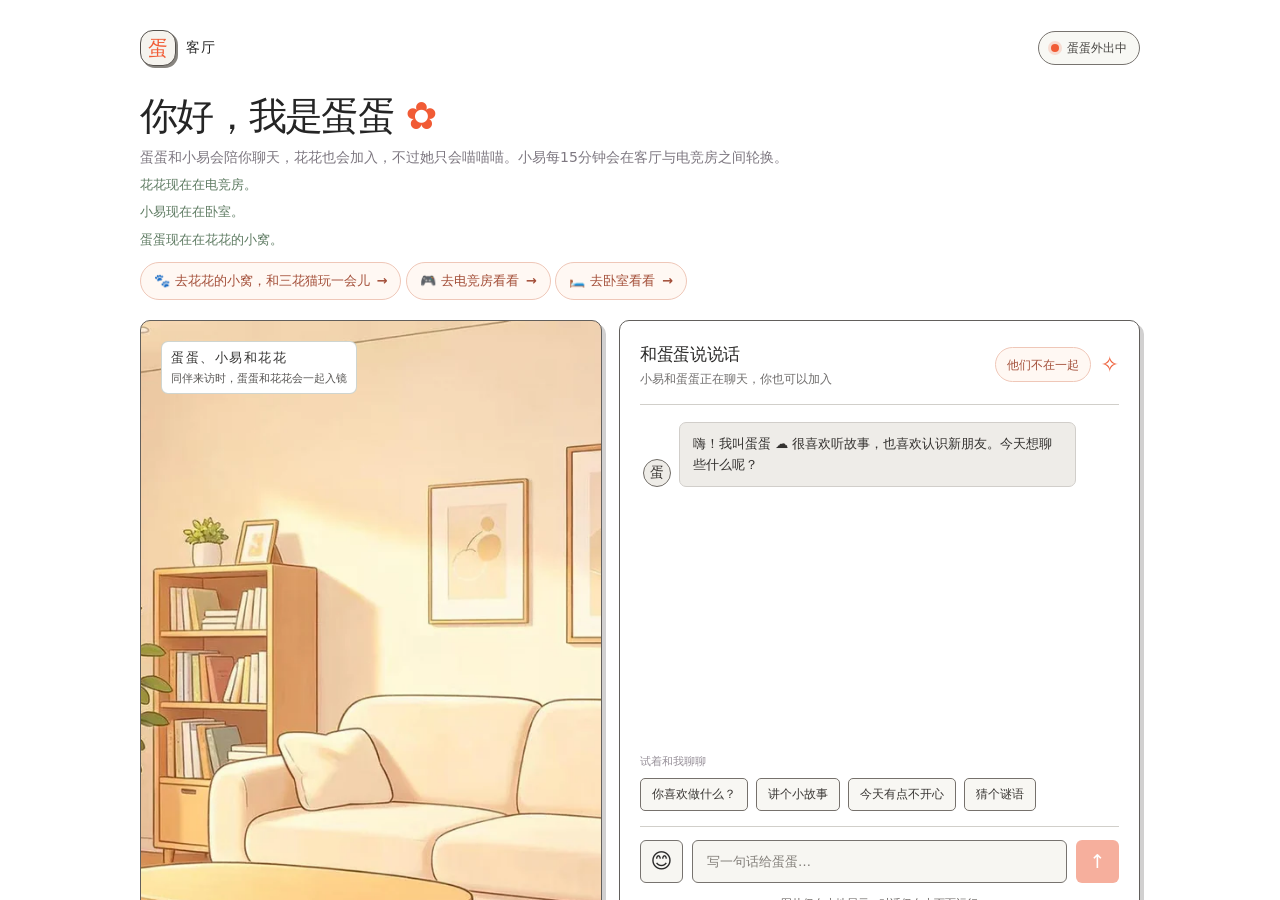
<file: cloud-notes.html>
<!doctype html>
<html lang="zh-CN">
<head>
  <meta charset="utf-8">
  <meta name="viewport" content="width=device-width, initial-scale=1">
  <meta name="theme-color" content="#ffffff">
  <title>客厅 · 和蛋蛋聊天</title>
  <script src="room-shell-bridge.js"></script>
  <style>
    :root {
      color-scheme: light;
      font-family: "Trebuchet MS", "Microsoft YaHei", "PingFang SC", ui-rounded, system-ui, sans-serif;
      font-synthesis: none;
      text-rendering: optimizeLegibility;
      --ink: #292929;
      --muted: #6f6d6c;
      --plum: #f15b35;
      --plum-deep: #ce4727;
      --rose: #f15b35;
      --paper: #ffffff;
      --line: #d1cfca;
    }

    * { box-sizing: border-box; }

    body {
      min-height: 100vh;
      margin: 0;
      padding: 30px 20px 26px;
      color: var(--ink);
      background: #ffffff;
      font-size: 15px;
      line-height: 1.55;
    }

    button, input { font: inherit; }
    button { color: inherit; }

    .app { width: min(100%, 1000px); margin: 0 auto; }

    .topline {
      display: flex;
      align-items: center;
      justify-content: space-between;
      gap: 12px;
      margin-bottom: 28px;
    }

    .brand {
      display: flex;
      align-items: center;
      gap: 10px;
      font-size: 14px;
      font-weight: 750;
      letter-spacing: .04em;
    }

    .brand-mark {
      display: grid;
      width: 36px;
      height: 36px;
      place-items: center;
      border: 1.5px solid #55514d;
      border-radius: 13px;
      color: #f15b35;
      background: #f5f3ee;
      box-shadow: 2px 2px 0 #888580;
      font-size: 20px;
    }

    .online {
      display: inline-flex;
      align-items: center;
      gap: 8px;
      padding: 7px 12px;
      border: 1px solid #77736f;
      border-radius: 999px;
      color: #464441;
      background: rgba(248, 247, 243, .88);
      font-size: 12px;
      font-weight: 650;
    }

    .online-dot {
      width: 8px;
      height: 8px;
      border-radius: 50%;
      background: #f15b35;
      box-shadow: 0 0 0 3px rgba(241, 91, 53, .18);
    }

    .intro { margin-bottom: 20px; }

    h1 {
      margin: 0;
      color: #252525;
      font-size: clamp(29px, 5vw, 38px);
      font-weight: 760;
      letter-spacing: -.045em;
      line-height: 1.2;
    }

    .intro h1 span { color: #f15b35; }

    .intro p {
      margin: 7px 0 0;
      color: #7e7881;
      font-size: 14px;
    }

    .intro .flower-presence { color: #5e7b62; font-size: 13px; font-weight: 650; }

    .cat-page-link {
      display: inline-flex;
      align-items: center;
      gap: 7px;
      margin-top: 12px;
      padding: 8px 13px;
      border: 1px solid #efc7b8;
      border-radius: 999px;
      color: #a34e38;
      background: #fff8f3;
      font-size: 13px;
      font-weight: 700;
      text-decoration: none;
      transition: background .15s ease, transform .15s ease;
    }

    .cat-page-link:hover { transform: translateY(-1px); background: #fff0e8; }
    .cat-page-link:focus-visible { outline: 2px solid #e85a36; outline-offset: 3px; }

    .experience-grid {
      display: grid;
      grid-template-columns: minmax(0, .94fr) minmax(0, 1.06fr);
      align-items: stretch;
      gap: 17px;
    }

    .scene-card, .chat-card {
      overflow: hidden;
      min-width: 0;
      border: 1.5px solid #625f5c;
      border-radius: 10px;
      background: var(--paper);
      box-shadow: 4px 4px 0 rgba(56, 54, 52, .23);
    }

    .scene-card {
      position: relative;
      display: flex;
      min-height: 740px;
      flex-direction: column;
      justify-content: flex-end;
      isolation: isolate;
      background: #f6e6cf url("dan-zong-room.webp") center / cover no-repeat;
    }

    .scene-art {
      display: none;
      position: absolute;
      z-index: -2;
      inset: 0;
      width: min(82%, 440px);
      height: 100%;
      opacity: 1;
    }

    .scene-wash {
      display: none;
      position: absolute;
      z-index: -1;
      inset: 0;
      background: linear-gradient(180deg, rgba(255, 250, 237, .18) 0%, rgba(237, 245, 235, .04) 46%, rgba(39, 80, 77, .2) 100%);
      pointer-events: none;
    }

    .scene-flowers {
      display: none;
      position: absolute;
      z-index: 0;
      right: 0;
      bottom: 0;
      left: 0;
      width: 100%;
      height: 160px;
      pointer-events: none;
    }

    .scene-caption {
      position: absolute;
      top: 20px;
      left: 20px;
      display: grid;
      gap: 2px;
      padding: 6px 9px;
      border: 1px solid rgba(83, 105, 88, .28);
      border-radius: 7px;
      color: #343332;
      background: #ffffff;
    }

    .scene-caption strong { font-size: 13px; letter-spacing: .12em; }
    .scene-caption span { color: #585654; font-size: 11px; }

    .speech {
      position: absolute;
      z-index: 3;
      display: none;
      top: 0;
      left: 50%;
      width: max-content;
      max-width: min(75vw, 300px);
      padding: 10px 13px;
      transform: translate(-50%, calc(-100% - 12px));
      border: 1.5px solid #343230;
      border-radius: 6px;
      color: #302f2d;
      background: #f7f6f2;
      box-shadow: 3px 3px 0 rgba(38, 38, 38, .2);
      font-size: 13px;
      text-align: center;
      transition: opacity .18s ease, transform .18s ease;
    }

    .speech.is-active { display: block; }

    .speech::after {
      position: absolute;
      left: 50%;
      bottom: -8px;
      width: 13px;
      height: 13px;
      border-right: 1.5px solid #343230;
      border-bottom: 1.5px solid #343230;
      background: #f7f6f2;
      content: "";
      transform: translateX(-50%) rotate(45deg);
    }

    .speech.speaker-huahua {
      border-color: #8b644e;
      border-radius: 18px;
      background: #fff9f0;
      color: #583e35;
    }
    .speech.speaker-huahua::after {
      border-color: #8b644e;
      border-bottom-right-radius: 3px;
      background: #fff9f0;
    }

    .speech.pop { animation: bubble-pop .36s ease; }

    @keyframes bubble-pop {
      45% { transform: translate(-50%, calc(-100% - 17px)) scale(1.035); }
    }

    .character-pair {
      position: relative;
      z-index: 1;
      display: flex;
      width: 100%;
      align-items: flex-end;
      justify-content: center;
      margin: 0 auto;
    }

    .character-button {
      position: relative;
      display: block;
      flex: 0 1 68%;
      width: 68%;
      margin: 0;
      padding: 0;
      border: 0;
      background: transparent;
      cursor: grab;
      touch-action: none;
      user-select: none;
      -webkit-tap-highlight-color: transparent;
    }

    [data-flower][hidden],
    [data-xiaoyi-character][hidden],
    [data-dandan-character][hidden],
    [data-dandan-huahua-together][hidden] { display: none !important; }
    .cat-companion-button { flex-basis: 23%; width: 23%; }
    .xiaoyi-character-button { flex-basis: 78%; width: 78%; }
    .companion-art { display: block; width: 100%; height: auto; }
    .character-button.is-dragging { z-index: 2; cursor: grabbing; }
    .dandan-huahua-together {
      position: absolute;
      z-index: 2;
      bottom: 0;
      left: 50%;
      width: min(58%, 390px);
      margin: 0;
      transform: translate(calc(-50% + var(--drag-x, 0px)), var(--drag-y, 0px));
      cursor: grab;
      touch-action: none;
      user-select: none;
      -webkit-tap-highlight-color: transparent;
    }
    .dandan-huahua-together img { display: block; width: 100%; height: auto; }
    .dandan-huahua-together.is-dragging { cursor: grabbing; }
    .scene-card.is-trio-layout .character-button,
    .scene-card.is-trio-layout .dandan-huahua-together { cursor: default; touch-action: auto; }
    .scene-card.is-trio-layout .character-pair {
      position: absolute;
      inset: 0;
      display: block;
      width: 100%;
      pointer-events: none;
    }
    .scene-card.is-trio-layout .xiaoyi-character-button {
      position: absolute;
      right: -2%;
      bottom: 0;
      width: 78%;
      pointer-events: auto;
    }
    .scene-card.is-trio-layout .dandan-huahua-together {
      z-index: 2;
      left: 0;
      width: min(60%, 430px);
      transform: translate(var(--drag-x, 0px), var(--drag-y, 0px));
    }

    .character-button:focus-visible {
      border-radius: 50%;
      outline: 2px dashed #f15b35;
      outline-offset: 5px;
    }

    .character-art {
      display: block;
      width: 100%;
      height: auto;
      overflow: hidden;
      transform: scale(1);
      transform-origin: 100% 100%;
      filter: none;
    }

    .chat-card {
      display: flex;
      min-height: 600px;
      flex-direction: column;
      padding: 20px;
    }

    .chat-heading {
      display: flex;
      align-items: center;
      justify-content: space-between;
      gap: 12px;
      padding-bottom: 15px;
      border-bottom: 1px solid var(--line);
    }

    .chat-heading h2 {
      margin: 0;
      color: #292827;
      font-size: 17px;
      font-weight: 730;
      letter-spacing: -.02em;
    }

    .chat-heading p {
      margin: 3px 0 0;
      color: var(--muted);
      font-size: 12px;
    }

    .chat-heading-actions {
      display: flex;
      align-items: center;
      gap: 10px;
    }

    .chat-sparkle { color: #ee613b; font-size: 22px; }

    .conversation-toggle {
      min-height: 35px;
      padding: 6px 11px;
      border: 1px solid #efc7b8;
      border-radius: 999px;
      color: #a34e38;
      background: #fff8f3;
      cursor: pointer;
      font-size: 12px;
      font-weight: 700;
      transition: background .15s ease, transform .15s ease;
    }

    .conversation-toggle:hover { transform: translateY(-1px); background: #fff0e8; }
    .conversation-toggle:focus-visible { outline: 2px solid #e85a36; outline-offset: 3px; }

    .messages {
      display: flex;
      min-height: 250px;
      max-height: 345px;
      flex: 1 1 auto;
      flex-direction: column;
      gap: 13px;
      overflow-y: auto;
      padding: 17px 3px 13px;
      overscroll-behavior: contain;
      scrollbar-color: #9f9b95 transparent;
      scrollbar-width: thin;
    }

    .message-row {
      display: flex;
      align-items: flex-end;
      gap: 8px;
      animation: message-in .2s ease-out both;
    }

    @keyframes message-in {
      from { opacity: 0; transform: translateY(6px); }
    }

    .message-row.user { justify-content: flex-end; }

    .message-avatar {
      display: grid;
      width: 28px;
      height: 28px;
      flex: 0 0 28px;
      place-items: center;
      border: 1px solid #6f6b66;
      border-radius: 50%;
      color: #373431;
      background: #eeece7;
      font-size: 14px;
    }

    .message {
      max-width: 84%;
      padding: 10px 13px;
      border: 1px solid #d1ceca;
      border-radius: 7px;
      color: #343230;
      background: #eeece8;
      font-size: 13px;
      line-height: 1.65;
      overflow-wrap: anywhere;
      white-space: pre-wrap;
    }

    .user .message {
      border-radius: 7px;
      color: #fffdfa;
      border-color: #3d3a38;
      background: #484542;
    }

    .typing .message { color: #92858d; letter-spacing: .18em; }

    .quick-title {
      margin: 3px 0 8px;
      color: #979099;
      font-size: 11px;
    }

    .quick-replies {
      display: flex;
      flex-wrap: wrap;
      gap: 8px;
      padding-bottom: 15px;
    }

    .chip {
      min-height: 33px;
      padding: 5px 11px;
      border: 1px solid #76716c;
      border-radius: 5px;
      color: #393633;
      background: #f8f7f3;
      font-size: 12px;
      cursor: pointer;
      transition: transform .15s ease, border-color .15s ease, background .15s ease;
    }

    .chip:hover { transform: translateY(-1px); border-color: #e85a36; background: #fff1eb; }
    .chip:focus-visible, .send:focus-visible { outline: 2px solid #e85a36; outline-offset: 2px; }

    .composer {
      position: relative;
      display: flex;
      align-items: center;
      gap: 9px;
      padding-top: 13px;
      border-top: 1px solid var(--line);
    }

    .emoji-picker { position: relative; flex: 0 0 auto; }
    .emoji-picker summary {
      display: grid;
      width: 43px;
      height: 43px;
      place-items: center;
      border: 1px solid #77736f;
      border-radius: 6px;
      background: #f7f6f2;
      cursor: pointer;
      font-size: 21px;
      list-style: none;
    }
    .emoji-picker summary::-webkit-details-marker { display: none; }
    .emoji-picker summary:hover,
    .emoji-picker[open] summary { border-color: #e85a36; background: #fff1eb; }
    .emoji-picker summary:focus-visible,
    .emoji-option:focus-visible { outline: 2px solid #e85a36; outline-offset: 2px; }
    .emoji-options {
      position: absolute;
      z-index: 5;
      right: 0;
      bottom: calc(100% + 9px);
      display: grid;
      width: 184px;
      grid-template-columns: repeat(4, 1fr);
      gap: 4px;
      padding: 8px;
      border: 1px solid #77736f;
      border-radius: 8px;
      background: #fffdfa;
      box-shadow: 3px 3px 0 rgba(38, 38, 38, .16);
    }
    .emoji-option {
      display: grid;
      min-width: 36px;
      min-height: 36px;
      place-items: center;
      border: 0;
      border-radius: 5px;
      background: transparent;
      cursor: pointer;
      font-size: 23px;
    }
    .emoji-option:hover { background: #fff0e8; }

    .composer input {
      width: 100%;
      min-width: 0;
      height: 43px;
      padding: 0 14px;
      border: 1px solid #77736f;
      border-radius: 6px;
      outline: none;
      color: var(--ink);
      background: #f7f6f2;
      font-size: 13px;
      transition: border-color .15s ease, box-shadow .15s ease;
    }

    .composer input::placeholder { color: #817d78; }
    .composer input:focus { border-color: #e85a36; box-shadow: 0 0 0 3px rgba(232, 90, 54, .13); }

    .send {
      display: grid;
      width: 43px;
      height: 43px;
      flex: 0 0 43px;
      place-items: center;
      border: 0;
      border-radius: 6px;
      color: white;
      background: #ed5a35;
      font-size: 19px;
      cursor: pointer;
      transition: transform .15s ease, background .15s ease, opacity .15s ease;
    }

    .send:hover:not(:disabled) { transform: translateY(-1px); background: #c74627; }
    .send:disabled { cursor: default; opacity: .48; }

    .privacy {
      margin: 12px 0 0;
      color: #65615e;
      font-size: 11px;
      text-align: center;
    }

    .footer {
      padding: 17px 5px 0;
      color: #4c4946;
      font-size: 12px;
      text-align: center;
    }

    .footer span { color: #e85a36; }

    @media (max-width: 720px) {
      body { padding: 22px 14px 20px; }
      .topline { margin-bottom: 22px; }
      .experience-grid { grid-template-columns: minmax(0, 1fr); gap: 14px; }
      .scene-card { min-height: 700px; }
      .character-button { flex-basis: min(68%, 390px); width: min(68%, 390px); margin-bottom: 0; }
      .cat-companion-button { flex-basis: 23%; width: 23%; }
      .xiaoyi-character-button { flex-basis: 78%; width: 78%; }
      .chat-card { min-height: 535px; padding: 17px; }
      .messages { min-height: 220px; max-height: 300px; }
    }

    @media (max-width: 380px) {
      body { padding-right: 11px; padding-left: 11px; }
      .brand { gap: 7px; font-size: 12px; }
      .online { padding: 6px 9px; font-size: 11px; }
      .scene-card { min-height: 620px; }
      .speech { font-size: 12px; }
      .chat-card { padding: 14px; }
      .quick-replies { gap: 6px; }
      .chip { padding-right: 9px; padding-left: 9px; font-size: 11px; }
    }

    @media (prefers-reduced-motion: reduce) {
      *, *::before, *::after { scroll-behavior: auto !important; animation-duration: .01ms !important; transition-duration: .01ms !important; }
    }
  </style>
</head>
<body data-flower-room="egg" data-xiaoyi-room="egg" data-dandan-room="egg">
  <main class="app">
    <header class="topline">
      <div class="brand"><span class="brand-mark" aria-hidden="true">蛋</span> 客厅</div>
      <div class="online"><span class="online-dot" aria-hidden="true"></span> <span data-dandan-presence>蛋蛋在这里</span></div>
    </header>

    <section class="intro" aria-labelledby="page-title">
      <h1 id="page-title">你好，我是蛋蛋 <span aria-hidden="true">✿</span></h1>
      <p>蛋蛋和小易会陪你聊天，花花也会加入，不过她只会喵喵喵。小易每15分钟会在客厅与电竞房之间轮换。</p>
      <p class="flower-presence" data-flower-status role="status" aria-live="polite">正在确认花花的位置……</p>
      <p class="flower-presence" data-xiaoyi-status role="status" aria-live="polite">正在确认小易的位置……</p>
      <p class="flower-presence" data-dandan-status role="status" aria-live="polite">正在确认蛋蛋的位置……</p>
      <a class="cat-page-link" href="cat.html">🐾 去花花的小窝，和三花猫玩一会儿 <span aria-hidden="true">→</span></a>
      <a class="cat-page-link" href="esports-room.html">🎮 去电竞房看看 <span aria-hidden="true">→</span></a>
      <a class="cat-page-link" href="bedroom.html">🛏️ 去卧室看看 <span aria-hidden="true">→</span></a>
    </section>

    <div class="experience-grid">
      <section class="scene-card" aria-label="蛋蛋和花花所在的房间">
        <svg class="scene-art" viewBox="0 0 480 650" preserveAspectRatio="xMidYMid slice" aria-hidden="true">
          <defs>
            <linearGradient id="jiangnan-sky" x1="0" y1="0" x2="0" y2="1">
              <stop stop-color="#d7e7dc"/>
              <stop offset=".58" stop-color="#b9d2c5"/>
              <stop offset="1" stop-color="#8cb5aa"/>
            </linearGradient>
            <linearGradient id="jiangnan-water" x1="0" y1="0" x2="0" y2="1">
              <stop stop-color="#83b9ae"/>
              <stop offset=".55" stop-color="#55948d"/>
              <stop offset="1" stop-color="#397c78"/>
            </linearGradient>
            <linearGradient id="jiangnan-hill" x1="0" y1="0" x2="0" y2="1">
              <stop stop-color="#96b9a2"/>
              <stop offset="1" stop-color="#6d9b88"/>
            </linearGradient>
            <g id="jiangnan-house">
              <path d="M0 20 38 0l39 20v50H0Z" fill="#f4f0df" stroke="#596e66" stroke-width="2"/>
              <path d="M-8 22 38-4l47 26H67L38 9 8 25Z" fill="#455951" stroke="#394c47" stroke-width="2" stroke-linejoin="round"/>
              <path d="M15 33h15v24H15zm32-1h17v18H47z" fill="#95b7a4" stroke="#657d70" stroke-width="2"/>
              <path d="M10 67h60" stroke="#d4cab1" stroke-width="3"/>
            </g>
          </defs>
          <rect width="480" height="650" fill="url(#jiangnan-sky)"/>
          <circle cx="372" cy="94" r="39" fill="#fff2cf" opacity=".6"/>
          <circle cx="372" cy="94" r="59" fill="#fff8df" opacity=".14"/>
          <path d="M0 291q47-88 102-40 41-75 94-32 49-67 104-20 54-80 119-21 29 24 61 5v138H0Z" fill="#a9c7b4" opacity=".58"/>
          <path d="M0 329q64-93 126-32 49-61 99-15 55-70 111-14 70-69 144 1v104H0Z" fill="url(#jiangnan-hill)" opacity=".8"/>
          <path d="M0 371q53-49 111-9 58-49 118-6 55-43 112-6 73-42 139-2v82H0Z" fill="#83ac91" opacity=".82"/>
          <g fill="none" stroke="#f6f0dd" stroke-linecap="round" opacity=".35">
            <path d="M12 296q53-12 99 0m231-28q42-12 93 0" stroke-width="5"/>
            <path d="M50 351q49-10 82 0m257-14q42-12 73 0" stroke-width="4"/>
          </g>
          <path d="M0 360h480v96H0Z" fill="#99b79b" opacity=".52"/>
          <g opacity=".96">
            <use href="#jiangnan-house" transform="translate(18 304) scale(.8)"/>
            <use href="#jiangnan-house" transform="translate(92 286) scale(1.04)"/>
            <use href="#jiangnan-house" transform="translate(184 303) scale(.78)"/>
            <use href="#jiangnan-house" transform="translate(249 278) scale(1.12)"/>
            <use href="#jiangnan-house" transform="translate(351 300) scale(.94)"/>
            <use href="#jiangnan-house" transform="translate(419 287) scale(.77)"/>
          </g>
          <path d="M0 398q60-16 124 0 64 17 126 0 62-17 119 0t111 0v252H0Z" fill="url(#jiangnan-water)"/>
          <path d="M0 409q55-18 115-2 69 17 134 0 69-17 131 0 55 15 100 1v17q-51 14-105-1-61-17-127 0-66 18-137 0-57-14-111 2Z" fill="#ded9c5" stroke="#879f89" stroke-width="2"/>
          <g transform="translate(0 5)">
            <path d="M153 409Q240 344 327 409Z" fill="#f1ecdc" stroke="#6b7770" stroke-width="3"/>
            <path d="M171 405Q240 356 309 405" fill="none" stroke="#7c8980" stroke-width="3"/>
            <path d="M155 410h170m-142 0 4 20m105-20-4 20" stroke="#6b7770" stroke-width="3" stroke-linecap="round"/>
            <path d="M165 415h150" stroke="#fbf4df" stroke-width="4"/>
          </g>
          <g fill="none" stroke="#d6e8d8" stroke-linecap="round" opacity=".42">
            <path d="M27 465q41-10 82 0m-60 19q32-8 70 0"/>
            <path d="M318 466q48-11 103 0m-80 20q34-7 75 0"/>
            <path d="M175 505q28-7 55 0m83 30q43-8 78 0"/>
            <path d="M34 555q51-9 88 0m220 40q38-8 71 0"/>
          </g>
          <g fill="none" stroke="#52755f" stroke-width="4" stroke-linecap="round">
            <path d="M13 0q35 63 17 136-10 45-24 69m20-116q19-1 37-15m-35 42q-20 0-38-14m35 43q23 2 42-12m-47 39q-17 3-31-8"/>
            <path d="M474 0q-30 51-20 116 7 44 23 67m-19-91q-17 1-31-12m34 40q20 0 35-12m-29 40q-20 2-37-10"/>
          </g>
          <g fill="#6f9a6f" opacity=".8">
            <ellipse cx="50" cy="76" rx="16" ry="5" transform="rotate(-34 50 76)"/>
            <ellipse cx="8" cy="99" rx="17" ry="5" transform="rotate(28 8 99)"/>
            <ellipse cx="64" cy="122" rx="17" ry="5" transform="rotate(-30 64 122)"/>
            <ellipse cx="12" cy="153" rx="16" ry="5" transform="rotate(24 12 153)"/>
            <ellipse cx="430" cy="67" rx="16" ry="5" transform="rotate(28 430 67)"/>
            <ellipse cx="474" cy="91" rx="16" ry="5" transform="rotate(-27 474 91)"/>
            <ellipse cx="425" cy="124" rx="17" ry="5" transform="rotate(29 425 124)"/>
          </g>
        </svg>
        <div class="scene-wash" aria-hidden="true"></div>
        <svg class="scene-flowers" viewBox="0 0 480 160" preserveAspectRatio="none" aria-hidden="true">
          <g fill="none" stroke="#315d50" stroke-width="2.5" stroke-linecap="round">
            <path d="M49 158q17-21 21-48m-13 31q-17-13-30-11m35-7q17-14 29-12"/>
            <path d="M426 158q-11-19-12-49m5 31q14-12 28-10m-31-9q-15-15-28-13"/>
            <path d="M134 160q1-18 10-29m-7 18q-12-8-22-7"/>
          </g>
          <g fill="#639178" stroke="#315d50" stroke-width="1.8">
            <path d="M23 144q21-22 41-4-21 20-41 4Zm35-8q17-22 38-9-15 22-38 9Zm323 4q19-21 39-3-18 21-39 3Zm36-6q17-23 38-8-15 21-38 8Z"/>
          </g>
          <g fill="#fff0d9" stroke="#b96c4d" stroke-width="1.7">
            <path d="M76 112q-13-14-2-20 9-2 10 12 5-15 14-9 6 8-9 18 16-7 19 2 1 10-17 7 14 7 8 16-8 5-17-12-1 17-11 14-9-4 1-19-14 10-19 2-4-8 15-11Z"/>
            <path d="M389 120q-12-13-3-19 8-2 10 10 4-13 12-8 5 8-7 16 14-6 17 2 1 8-15 6 12 7 6 14-7 4-14-11-2 15-10 12-8-3 1-16-12 8-16 1-3-7 13-9Z"/>
          </g>
          <g fill="#e28b55">
            <circle cx="82" cy="111" r="3.5"/><circle cx="395" cy="119" r="3"/>
          </g>
        </svg>
        <div class="scene-caption"><strong>蛋蛋、小易和花花</strong><span>同伴来访时，蛋蛋和花花会一起入镜</span></div>
        <div class="character-pair">
          <button class="character-button cat-companion-button" id="huahua" data-flower type="button" aria-label="花花，一只长毛三花猫，可以拖动" hidden>
            <span class="speech speaker-huahua" data-speaker-bubble="花" aria-live="polite"></span>
            <img class="companion-art" src="huahua.webp" alt="花花，一只奶油白、橘色和深棕色相间的长毛三花猫" draggable="false">
          </button>
          <button class="character-button xiaoyi-character-button" id="xiaoyi" data-xiaoyi-character type="button" aria-label="小易，可以拖动" hidden>
            <span class="speech" data-speaker-bubble="小" aria-live="polite"></span>
            <img class="companion-art" src="xiaoyi.webp?v=2" alt="小易，黑色蓬松短发、戴黑框眼镜并穿白色T恤的卡通人物" draggable="false">
          </button>
          <button class="character-button" id="character" data-dandan-character type="button" aria-label="点一点蛋蛋，和她互动" hidden>
            <img class="character-art" data-dandan-default-art src="1.webp" alt="穿白色蕾丝婚纱的蛋蛋" draggable="false">
          </button>
        </div>
        <figure class="dandan-huahua-together" data-dandan-huahua-together data-flower-picker-trigger hidden>
          <img src="dandan-huahua-floral.webp?v=1" alt="穿白色刺绣中式礼服的蛋蛋抱着花花的合照" draggable="false">
        </figure>

      </section>

      <section class="chat-card" aria-labelledby="chat-title">
        <header class="chat-heading">
          <div>
            <h2 id="chat-title">和蛋蛋说说话</h2>
            <p>小易和蛋蛋正在聊天，你也可以加入</p>
          </div>
          <div class="chat-heading-actions">
            <button class="conversation-toggle" id="conversation-toggle" type="button" aria-pressed="true">暂停对话</button>
            <span class="chat-sparkle" aria-hidden="true">✧</span>
          </div>
        </header>

        <div class="messages" id="messages" role="log" aria-live="polite" aria-relevant="additions text">
          <div class="message-row">
            <span class="message-avatar" aria-hidden="true">蛋</span>
            <div class="message">嗨！我叫蛋蛋 ☁️ 很喜欢听故事，也喜欢认识新朋友。今天想聊些什么呢？</div>
          </div>
        </div>

        <p class="quick-title">试着和我聊聊</p>
        <div class="quick-replies" aria-label="快捷对话">
          <button class="chip" type="button" data-message="你喜欢做什么？">你喜欢做什么？</button>
          <button class="chip" type="button" data-message="给我讲个小故事吧">讲个小故事</button>
          <button class="chip" type="button" data-message="今天有点不开心">今天有点不开心</button>
          <button class="chip" type="button" data-message="说个谜语给我猜">猜个谜语</button>
        </div>

        <form class="composer" id="chat-form">
          <details class="emoji-picker">
            <summary aria-label="打开表情选择器" title="添加表情">😊</summary>
            <div class="emoji-options" role="group" aria-label="选择一个表情">
              <button class="emoji-option" type="button" aria-label="微笑" data-emoji="😊">😊</button>
              <button class="emoji-option" type="button" aria-label="笑出眼泪" data-emoji="😂">😂</button>
              <button class="emoji-option" type="button" aria-label="爱心" data-emoji="🥰">🥰</button>
              <button class="emoji-option" type="button" aria-label="拥抱" data-emoji="🤗">🤗</button>
              <button class="emoji-option" type="button" aria-label="难过" data-emoji="🥺">🥺</button>
              <button class="emoji-option" type="button" aria-label="惊讶" data-emoji="😮">😮</button>
              <button class="emoji-option" type="button" aria-label="庆祝" data-emoji="🎉">🎉</button>
              <button class="emoji-option" type="button" aria-label="小猫" data-emoji="🐱">🐱</button>
            </div>
          </details>
          <input id="chat-input" type="text" maxlength="240" autocomplete="off" aria-label="输入想对蛋蛋说的话" placeholder="写一句话给蛋蛋…" required>
          <button class="send" id="send-button" type="submit" aria-label="发送消息" disabled>↑</button>
        </form>
        <p class="privacy">图片仅在本地展示 · 对话仅在本页面运行</p>
      </section>
    </div>

    <footer class="footer">愿每一朵云，都有自己的晴天 <span>✿</span></footer>
  </main>

  <script>
    (() => {
      const form = document.querySelector("#chat-form");
      const input = document.querySelector("#chat-input");
      const sendButton = document.querySelector("#send-button");
      const messages = document.querySelector("#messages");
      const character = document.querySelector("#character");
      const huahua = document.querySelector("#huahua");
      const xiaoyi = document.querySelector("#xiaoyi");
      const conversationToggle = document.querySelector("#conversation-toggle");
      const sceneCard = document.querySelector(".scene-card");
      let isReplying = false;
      let replyNumber = 0;
      let conversationState = "idle";
      let conversationIndex = 0;
      let conversationTimer;
      let huahuaIsHere = false;
      let dandanIsHere = false;
      let xiaoyiIsHere = false;
      let trioTogether = false;
      let conversationKind = null;
      let activeConversation = [];
      let activeChatSpeaker = "蛋";
      let flowerClickTimer;
      let dandanClickTimer;
      const dragOffsets = new WeakMap();
      let activeDrag = null;

      function canCharactersTalk() {
        return dandanIsHere && xiaoyiIsHere;
      }

      function updateTrioLayout() {
        const together = dandanIsHere && xiaoyiIsHere && huahuaIsHere;
        if (together && !trioTogether) {
          [character, huahua, xiaoyi].forEach((target) => {
            target.style.removeProperty("transform");
            dragOffsets?.set(target, { x: 0, y: 0 });
          });
          const composite = document.querySelector("[data-dandan-huahua-together]");
          if (composite) {
            composite.style.removeProperty("--drag-x");
            composite.style.removeProperty("--drag-y");
            dragOffsets?.set(composite, { x: 0, y: 0 });
          }
        }
        trioTogether = together;
        sceneCard.classList.toggle("is-trio-layout", trioTogether);
      }

      function updatePairConversationAvailability() {
        updateTrioLayout();
        const canTalk = canCharactersTalk();
        if (!canTalk && conversationKind === "pair") {
          window.clearTimeout(conversationTimer);
          conversationState = "idle";
          conversationKind = null;
          conversationToggle.setAttribute("aria-pressed", "false");
        }
        conversationToggle.disabled = !canTalk && conversationKind !== "flower";
        if (conversationState === "running") {
          conversationToggle.textContent = "暂停对话";
        } else if (conversationState === "paused") {
          conversationToggle.textContent = "继续对话";
        } else {
          conversationToggle.textContent = canTalk
            ? "再听他们聊聊"
            : conversationKind === "flower" ? "暂停对话" : "他们不在一起";
        }
      }

      function maybeAddEmoji(text) {
        const emojis = ["😊", "☀️", "🌷", "🥰", "☁️", "✨", "🤗", "🎉"];
        return Math.random() < 0.35
          ? `${text} ${emojis[Math.floor(Math.random() * emojis.length)]}`
          : text;
      }

      function huahuaSays() {
        const meows = ["喵", "喵？", "喵喵喵", "喵呜"];
        return meows[Math.floor(Math.random() * meows.length)];
      }

      const conversation = [
        { speaker: "小", text: "蛋蛋，客厅今天真舒服，你最喜欢这里的什么？" },
        { speaker: "蛋", text: "我喜欢暖暖的阳光，还有花花在身边陪着我们。" },
        { speaker: "花", huahua: true },
        { speaker: "小", text: "我也喜欢和你聊天。你今天想聊什么？" },
        { speaker: "蛋", text: "给你讲个小故事吧：有一朵迷路的小云，正在找新朋友。" },
        { speaker: "花", huahua: true },
        { speaker: "小", text: "后来小云找到朋友了吗？" },
        { speaker: "蛋", text: "找到了呀！它在客厅遇见了愿意听故事的伙伴。" },
        { speaker: "小", text: "真好，有大家陪伴的客厅变得更热闹了。" },
        { speaker: "蛋", text: "有你们在身边，我每天都很开心！" }
      ];

      const flowerConversation = [
        { speaker: "蛋", text: "花花，今天在小窝里玩得开心吗？" },
        { speaker: "花", huahua: true },
        { speaker: "蛋", text: "听起来你今天过得很舒服呀。" },
        { speaker: "花", huahua: true },
        { speaker: "蛋", text: "那我们就一起晒晒太阳、休息一会儿吧。" },
        { speaker: "花", huahua: true }
      ];

      function scheduleConversationLine(delay = 1800) {
        window.clearTimeout(conversationTimer);
        conversationTimer = window.setTimeout(() => {
          if (conversationState !== "running") return;
          if (conversationKind === "pair" && !canCharactersTalk()) {
            updatePairConversationAvailability();
            return;
          }
          const line = activeConversation[conversationIndex++];
          if (line.huahua && !huahuaIsHere) {
            scheduleConversationLine(0);
            return;
          }
          const spokenText = line.huahua ? huahuaSays() : maybeAddEmoji(line.text);
          setSpeech(spokenText, line.speaker);
          addMessage(spokenText, "friend", line.speaker);
          if (conversationIndex === activeConversation.length) {
            conversationState = "idle";
            conversationKind = null;
            updatePairConversationAvailability();
            return;
          }
          scheduleConversationLine();
        }, delay);
      }

      function startConversation() {
        if (!canCharactersTalk()) {
          updatePairConversationAvailability();
          return;
        }
        window.clearTimeout(conversationTimer);
        conversationIndex = 0;
        activeConversation = conversation.filter((entry) => !entry.huahua || huahuaIsHere);
        conversationState = "running";
        conversationKind = "pair";
        conversationToggle.textContent = "暂停对话";
        conversationToggle.setAttribute("aria-pressed", "true");
        scheduleConversationLine(900);
      }

      function startFlowerConversation() {
        window.clearTimeout(conversationTimer);
        activeConversation = flowerConversation;
        conversationIndex = 0;
        conversationState = "running";
        conversationKind = "flower";
        activeChatSpeaker = "蛋";
        conversationToggle.disabled = false;
        input.placeholder = "写一句话给蛋蛋…";
        input.setAttribute("aria-label", "输入想对蛋蛋说的话");
        conversationToggle.textContent = "暂停对话";
        conversationToggle.setAttribute("aria-pressed", "true");
        scheduleConversationLine(350);
      }

      function toggleConversation() {
        if (conversationState === "running") {
          window.clearTimeout(conversationTimer);
          conversationState = "paused";
          conversationToggle.textContent = "继续对话";
          conversationToggle.setAttribute("aria-pressed", "false");
        } else if (conversationState === "paused") {
          conversationState = "running";
          conversationToggle.textContent = "暂停对话";
          conversationToggle.setAttribute("aria-pressed", "true");
          scheduleConversationLine();
        } else {
          startConversation();
        }
      }

      conversationToggle.addEventListener("click", toggleConversation);
      window.addEventListener("flower-room-change", (event) => {
        huahuaIsHere = event.detail.room === "egg";
        updatePairConversationAvailability();
      });
      window.addEventListener("dandan-room-change", (event) => {
        dandanIsHere = event.detail.isHere;
        updatePairConversationAvailability();
        if (canCharactersTalk() && conversationState === "idle") startConversation();
      });
      window.addEventListener("xiaoyi-room-change", (event) => {
        xiaoyiIsHere = event.detail.room === "egg";
        updatePairConversationAvailability();
        if (canCharactersTalk() && conversationState === "idle") startConversation();
      });
      updatePairConversationAvailability();

      const replies = [
        {
          words: ["你好", "嗨", "哈喽", "hello", "hi"],
          mood: "happy",
          speech: "你好呀！今天也想和你一起散散步～",
          lines: ["你好呀！见到你我就像收到一片漂亮的云 ☁️", "嗨～欢迎来我的小院坐坐！", "今天也很高兴认识你，想从什么话题开始？"]
        },
        {
          words: ["叫什么", "名字", "你是谁"],
          mood: "happy",
          speech: "我是蛋蛋，住在云间的小院里。",
          lines: ["我叫蛋蛋！很高兴认识你。", "我是蛋蛋呀，最喜欢收集有趣的小故事。"]
        },
        {
          words: ["喜欢", "爱好", "做什么"],
          mood: "curious",
          speech: "我喜欢故事、云朵，还有认识新朋友！",
          lines: ["我最喜欢听故事、看云朵变形，也喜欢和你聊天！", "喜欢在庭院里看花，也喜欢发现生活里的小惊喜。你呢？"]
        },
        {
          words: ["不开心", "难过", "伤心", "烦", "累", "压力"],
          mood: "gentle",
          speech: "来，先坐下休息一会儿，我陪着你。",
          lines: ["听起来你今天不太容易。想说说发生了什么吗？我会好好听。", "先不用急着振作，我陪你安静待一会儿。愿意告诉我一点点吗？", "抱抱你。喝口水、慢慢呼吸一下也好，我在这里听你说。"]
        },
        {
          words: ["开心", "高兴", "快乐", "成功", "太棒"],
          mood: "happy",
          speech: "你的好心情也传给我啦！",
          lines: ["听到这个我也跟着开心起来了！快给我讲讲～", "哇，真为你高兴！这份快乐要好好收藏起来。"]
        },
        {
          words: ["故事", "从前", "讲一个"],
          mood: "curious",
          speech: "从前，有一朵云想去看看大海……",
          lines: ["从前，有一朵迷路的小云，落在一座山顶上。山茶花对她说：“别着急，每一阵风都会带你去新的地方。”于是小云又笑了起来。", "有只小兔子每天都把月亮当作灯。一个下雨的夜晚，它把伞借给了星星。从那以后，星星每晚都来陪它聊天。"]
        },
        {
          words: ["谜语", "猜", "脑筋"],
          mood: "curious",
          speech: "我准备好啦！仔细听这道谜语～",
          lines: ["来猜猜看：什么东西明明是你的，别人却比你用得更多？（提示：每天都会有人叫它。）", "考考你：什么“布”剪不断，风一吹还会满天跑？"]
        },
        {
          words: ["天气", "下雨", "太阳", "晴天"],
          mood: "curious",
          speech: "不管晴天雨天，我都能陪你看云。",
          lines: ["今天也抬头看看天空吧，说不定能找到一朵像小兔子的云。", "天气会变，心情也会变。希望你今天能遇见一点好天气。"]
        },
        {
          words: ["谢谢", "感谢"],
          mood: "happy",
          speech: "不用客气呀，能陪你聊天我也很开心！",
          lines: ["不用谢！你愿意和我分享，我已经很开心啦。", "嘿嘿，能帮上一点忙就好。还想聊些什么？"]
        }
      ];

      function setSpeech(text, speaker = "蛋") {
        const bubble = document.querySelector(`[data-speaker-bubble="${speaker}"]`);
        if (!bubble) return;
        document.querySelectorAll("[data-speaker-bubble].is-active").forEach((activeBubble) => {
          activeBubble.classList.remove("is-active");
        });
        bubble.textContent = text;
        bubble.classList.add("is-active");
        bubble.classList.remove("pop");
        void bubble.offsetWidth;
        bubble.classList.add("pop");
      }

      function addMessage(text, side, speaker = "蛋") {
        const row = document.createElement("div");
        row.className = `message-row${side === "user" ? " user" : ""}`;

        if (side !== "user") {
          const avatar = document.createElement("span");
          avatar.className = "message-avatar";
          avatar.setAttribute("aria-hidden", "true");
          avatar.textContent = speaker;
          row.append(avatar);
        }

        const bubble = document.createElement("div");
        bubble.className = "message";
        bubble.textContent = text;
        row.append(bubble);
        messages.append(row);
        messages.scrollTop = messages.scrollHeight;
        return row;
      }

      function selectReply(text) {
        const normalized = text.toLowerCase();
        return replies.find((rule) => rule.words.some((word) => normalized.includes(word)));
      }

      function sendMessage(text) {
        const trimmed = text.trim();
        if (!trimmed || isReplying) return;

        if (conversationState !== "idle") {
          window.clearTimeout(conversationTimer);
          conversationState = "idle";
          conversationKind = null;
          conversationToggle.setAttribute("aria-pressed", "false");
          updatePairConversationAvailability();
        }
        addMessage(trimmed, "user");
        input.value = "";
        sendButton.disabled = true;
        isReplying = true;

        const typing = addMessage("···", "friend");
        typing.classList.add("typing");
        const rule = selectReply(trimmed);

        window.setTimeout(() => {
          typing.remove();
          if (activeChatSpeaker === "小") {
            const xiaoyiAnswers = rule?.mood === "gentle"
                ? ["听起来你最近不太容易。想说的话我会认真听。", "先别急，我陪你聊一会儿。"]
              : rule?.mood === "happy"
                  ? ["听到你这么说我也很开心！", "太好了，替你开心！"]
                : rule?.mood === "curious"
                    ? ["这个话题挺有意思的！你是怎么想的？", "我也想听听，后来怎么样了？"]
                    : ["我听到了。可以再多跟我说一些吗？", "嗯，我在认真听。你还想聊些什么？"];
            const answer = maybeAddEmoji(xiaoyiAnswers[replyNumber++ % xiaoyiAnswers.length]);
            addMessage(answer, "friend", "小");
            setSpeech(answer, "小");
            isReplying = false;
            input.focus();
            return;
          }
          const fallback = [
            "我在认真听呢～可以再多告诉我一点吗？",
            "这个话题好有意思呀！你自己是怎么想的？",
            "嗯嗯，我记住啦。后来呢？",
            "听你这么说，我也想到了好多事情。愿意再讲讲吗？"
          ];
          const answer = maybeAddEmoji(rule
            ? rule.lines[replyNumber++ % rule.lines.length]
            : fallback[replyNumber++ % fallback.length]);
          addMessage(answer, "friend");
          setSpeech(maybeAddEmoji(rule ? rule.speech : "我在认真听你说呢～"));
          character.dataset.mood = rule ? rule.mood : "curious";
          character.classList.remove("is-waving", "is-happy");
          isReplying = false;
          if (huahuaIsHere) {
            const meow = huahuaSays();
            addMessage(meow, "friend", "花");
            setSpeech(meow, "花");
          }
          input.focus();
        }, 550);
      }

      form.addEventListener("submit", (event) => {
        event.preventDefault();
        sendMessage(input.value);
      });

      input.addEventListener("input", () => {
        sendButton.disabled = !input.value.trim() || isReplying;
      });

      const emojiPicker = document.querySelector(".emoji-picker");
      document.querySelectorAll("[data-emoji]").forEach((button) => {
        button.addEventListener("click", () => {
          const start = input.selectionStart ?? input.value.length;
          const end = input.selectionEnd ?? start;
          input.setRangeText(button.dataset.emoji, start, end, "end");
          input.dispatchEvent(new Event("input", { bubbles: true }));
          emojiPicker.open = false;
          input.focus();
        });
      });

      document.querySelectorAll("[data-message]").forEach((button) => {
        button.addEventListener("click", () => sendMessage(button.dataset.message));
      });

      function reactToCharacter(target) {
        const reactions = [
          { className: "is-waving", mood: "happy", speech: "嘿！你来啦，今天想聊点什么？" },
          { className: "is-happy", mood: "happy", speech: "被你点到啦～送你一朵小云！" },
          { className: "", mood: "curious", speech: "嗯？是有什么悄悄话想告诉我吗？" }
        ];
        const reaction = reactions[Math.floor(Math.random() * reactions.length)];
        target.classList.remove("is-waving", "is-happy");
        target.dataset.mood = reaction.mood;
        if (reaction.className) {
          void target.offsetWidth;
          target.classList.add(reaction.className);
        }
        activeChatSpeaker = "蛋";
        setSpeech(reaction.speech);
        addMessage(reaction.speech, "friend");
      }

      function finishDrag(event) {
        if (!activeDrag || event.pointerId !== activeDrag.pointerId) return;
        const { target, moved } = activeDrag;
        target.classList.remove("is-dragging");
        if (moved) {
          target.dataset.draggedClick = "true";
          window.setTimeout(() => delete target.dataset.draggedClick, 0);
        }
        activeDrag = null;
      }

      function startDrag(event) {
        if (!event.isPrimary || event.button !== 0 || trioTogether) return;
        const target = event.currentTarget;
        delete target.dataset.draggedClick;
        const offset = dragOffsets.get(target) || { x: 0, y: 0 };
        const rect = target.getBoundingClientRect();
        activeDrag = {
          target,
          pointerId: event.pointerId,
          startX: event.clientX,
          startY: event.clientY,
          offset,
          baseLeft: rect.left - offset.x,
          baseTop: rect.top - offset.y,
          width: rect.width,
          height: rect.height,
          moved: false
        };
      }

      function moveDrag(event) {
        if (!activeDrag || event.pointerId !== activeDrag.pointerId) return;
        if (trioTogether) {
          activeDrag.target.classList.remove("is-dragging");
          activeDrag = null;
          return;
        }
        const drag = activeDrag;
        let x = drag.offset.x + event.clientX - drag.startX;
        let y = drag.offset.y + event.clientY - drag.startY;
        const bounds = document.querySelector(".scene-card").getBoundingClientRect();
        x = Math.max(bounds.left + 6 - drag.baseLeft, Math.min(x, bounds.right - 6 - drag.width - drag.baseLeft));
        y = Math.max(bounds.top + 6 - drag.baseTop, Math.min(y, bounds.bottom - 6 - drag.height - drag.baseTop));
        if (Math.hypot(event.clientX - drag.startX, event.clientY - drag.startY) > 4) {
          drag.moved = true;
          drag.target.classList.add("is-dragging");
        }
        if (drag.target.matches("[data-dandan-huahua-together]")) {
          drag.target.style.setProperty("--drag-x", `${x}px`);
          drag.target.style.setProperty("--drag-y", `${y}px`);
        } else {
          drag.target.style.transform = `translate(${x}px, ${y}px)`;
        }
        dragOffsets.set(drag.target, { x, y });
      }

      window.addEventListener("pointermove", moveDrag);
      window.addEventListener("pointerup", finishDrag);
      window.addEventListener("pointercancel", finishDrag);

      [character, huahua, xiaoyi, document.querySelector("[data-dandan-huahua-together]")].filter(Boolean).forEach((target) => {
        target.addEventListener("pointerdown", startDrag);
        if (target.matches("[data-dandan-huahua-together]")) return;
        target.addEventListener("click", (event) => {
          if (!target.dataset.draggedClick) return;
          delete target.dataset.draggedClick;
          event.preventDefault();
          event.stopImmediatePropagation();
        }, true);
        target.addEventListener("click", (event) => {
          if (target === xiaoyi) {
            window.clearTimeout(conversationTimer);
            conversationState = "idle";
            conversationKind = null;
            updatePairConversationAvailability();
            conversationToggle.setAttribute("aria-pressed", "false");
            activeChatSpeaker = "小";
            setSpeech("嗨！想聊什么都可以告诉我。", "小");
            addMessage("嗨！想聊什么都可以告诉我。", "friend", "小");
            input.placeholder = "写一句话给小易…";
            input.setAttribute("aria-label", "输入想对小易说的话");
            input.focus();
            return;
          }
          if (target === huahua) {
            window.clearTimeout(flowerClickTimer);
            if (event.detail === 1) {
              flowerClickTimer = window.setTimeout(startFlowerConversation, 280);
            }
            return;
          }
          window.clearTimeout(dandanClickTimer);
          if (event.detail > 1) return;
          dandanClickTimer = window.setTimeout(() => {
            activeChatSpeaker = "蛋";
            input.placeholder = "写一句话给蛋蛋…";
            input.setAttribute("aria-label", "输入想对蛋蛋说的话");
            reactToCharacter(target);
          }, 280);
          return;
        });
      });

    })();
  </script>
  <script src="flower-room.js"></script>
  <script src="xiaoyi-room.js"></script>
  <script src="dandan-room.js"></script>
  <script src="flower-room-picker.js"></script>
</body>
</html>
</file>
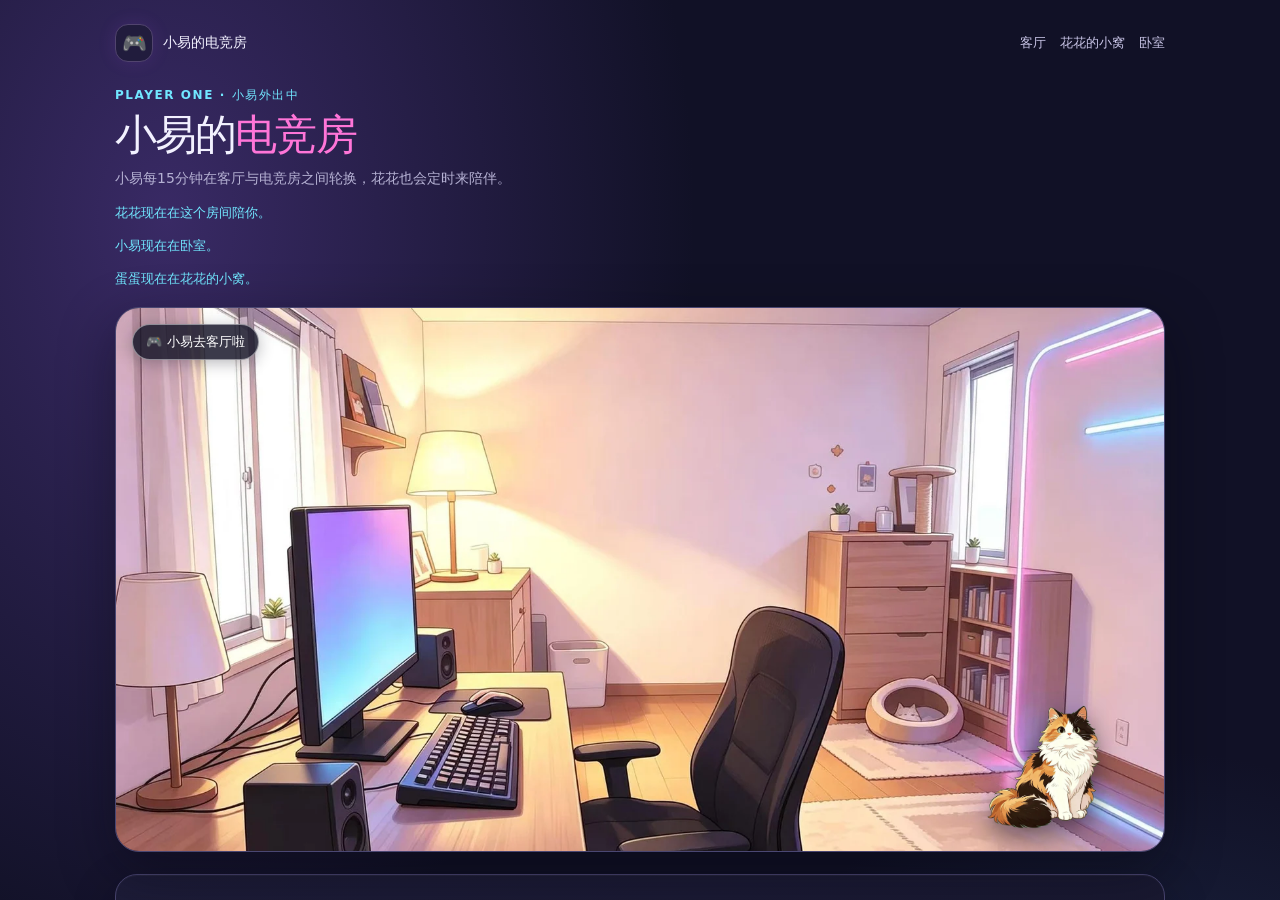
<file: esports-room.html>
<!doctype html>
<html lang="zh-CN">
<head>
  <meta charset="utf-8">
  <meta name="viewport" content="width=device-width, initial-scale=1">
  <meta name="theme-color" content="#111126">
  <title>小易的电竞房</title>
  <script src="room-shell-bridge.js"></script>
  <style>
    :root {
      color-scheme: dark;
      font-family: "Trebuchet MS", "Microsoft YaHei", "PingFang SC", system-ui, sans-serif;
      font-synthesis: none;
      text-rendering: optimizeLegibility;
      --ink: #f2f1ff;
      --muted: #b5b1d3;
      --pink: #ff75d8;
      --cyan: #71e7ff;
      --panel: rgba(23, 24, 53, .88);
    }

    * { box-sizing: border-box; }
    body {
      min-width: 320px;
      min-height: 100vh;
      margin: 0;
      padding: 24px 20px;
      color: var(--ink);
      background:
        radial-gradient(ellipse at 13% 12%, #392a65 0, transparent 33rem),
        radial-gradient(ellipse at 90% 78%, #25385e 0, transparent 34rem),
        #111126;
      font-size: 15px;
      line-height: 1.55;
    }

    a { color: inherit; }
    button { color: inherit; font: inherit; }
    .app { width: min(100%, 1050px); margin: 0 auto; }
    .topbar { display: flex; align-items: center; justify-content: space-between; gap: 14px; margin-bottom: 24px; }
    .brand { display: inline-flex; align-items: center; gap: 10px; font-size: 14px; font-weight: 800; text-decoration: none; }
    .brand-mark { display: grid; width: 38px; height: 38px; place-items: center; border: 1px solid #51446e; border-radius: 13px; color: var(--cyan); background: #211c3d; box-shadow: 0 0 18px #b457ff20; font-size: 20px; }
    .room-nav { display: flex; flex-wrap: wrap; justify-content: flex-end; gap: 8px 14px; }
    .room-nav a { color: #c9c5e7; font-size: 13px; text-decoration: none; }
    .room-nav a:hover { color: var(--cyan); }
    .intro { margin-bottom: 18px; }
    .eyebrow { margin: 0 0 5px; color: var(--cyan); font-size: 12px; font-weight: 750; letter-spacing: .13em; }
    h1 { margin: 0; font-size: clamp(29px, 5vw, 42px); letter-spacing: -.045em; line-height: 1.2; }
    h1 span { color: var(--pink); }
    .intro-copy { margin: 8px 0 0; color: var(--muted); font-size: 14px; }
    .presence { min-height: 1.5em; color: var(--cyan); font-size: 13px; }
    .game-room {
      position: relative;
      display: flex;
      min-height: min(69vh, 660px);
      min-height: clamp(470px, 69vh, 660px);
      align-items: flex-end;
      justify-content: center;
      overflow: hidden;
      isolation: isolate;
      border: 1px solid #4a4772;
      border-radius: 24px;
      background:
        radial-gradient(ellipse at 50% 56%, #5d427366 0, transparent 39%),
        linear-gradient(180deg, #1b1a39 0%, #22213f 68%, #292341 100%);
      box-shadow: 0 18px 55px #07071070, inset 0 0 60px #7b6bff12;
    }
    .game-room {
      display: block;
      min-height: 0;
      aspect-ratio: 1999 / 1037;
      background: #24203b;
    }
    .game-room > :not(.room-backdrop):not(.character-name):not(.room-cat):not(.xiaoyi-visitor):not([data-dandan-visitor]):not([data-dandan-invitation]):not([data-dandan-reaction]) { display: none; }
    .room-backdrop { position: absolute; inset: 0; width: 100%; height: 100%; object-fit: cover; }
    .xiaoyi-visitor {
      position: absolute;
      z-index: 1;
      top: 17%;
      left: 35%;
      width: 34%;
      height: 83%;
      padding: 0;
      border: 0;
      background: transparent;
      cursor: pointer;
      -webkit-tap-highlight-color: transparent;
    }
    .xiaoyi-visitor[hidden] { display: none !important; }
    .xiaoyi-visitor:focus-visible { border-radius: 40%; outline: 3px solid var(--cyan); outline-offset: 3px; }
    .character-name {
      position: absolute;
      z-index: 1;
      top: 16px;
      left: 16px;
      padding: 7px 13px;
      border: 1px solid #ffffff75;
      border-radius: 999px;
      color: white;
      background: #19182bd9;
      box-shadow: 0 3px 16px #10101a4d;
      font-size: 13px;
      font-weight: 700;
    }
    .dandan-reaction {
      position: absolute;
      z-index: 3;
      right: 16px;
      bottom: 0;
      left: 16px;
      width: max-content;
      max-width: calc(100% - 32px);
      margin: 0 auto;
      padding: 10px 13px;
      border: 1px solid #ff9fda;
      border-radius: 14px;
      color: #fff5fb;
      background: #291a32f2;
      box-shadow: 0 0 20px #ff75d834, 0 5px 18px #08081475;
      font-size: 13px;
      line-height: 1.5;
      text-align: center;
    }
    .dandan-reaction.is-xiaoyi {
      border-color: #71e7ff;
      box-shadow: 0 0 20px #71e7ff38, 0 5px 18px #08081475;
    }
    .dandan-reaction::after {
      position: absolute;
      top: -7px;
      left: 50%;
      width: 12px;
      height: 12px;
      border-right: 1px solid #ff9fda;
      border-top: 1px solid #ff9fda;
      background: #291a32f2;
      content: "";
      transform: translateX(-50%) rotate(-45deg);
    }
    .dandan-reaction.is-xiaoyi::after {
      border-color: #71e7ff;
    }
    .dandan-reaction[hidden] { display: none !important; }
    .dandan-invitation {
      position: absolute;
      z-index: 4;
      right: 16px;
      bottom: 16px;
      left: 16px;
      display: flex;
      align-items: center;
      justify-content: center;
      gap: 14px;
      width: max-content;
      max-width: calc(100% - 32px);
      margin: 0 auto;
      padding: 10px 14px;
      border: 1px solid #ff9fda;
      border-radius: 14px;
      color: #fff5fb;
      background: #291a32f2;
      box-shadow: 0 0 24px #ff75d834, 0 7px 22px #08081480;
    }
    .dandan-invitation[hidden] { display: none !important; }
    .dandan-invitation p { margin: 0; font-size: 13px; font-weight: 700; }
    .invitation-actions { display: flex; justify-content: center; gap: 8px; }
    .invitation-actions button {
      min-height: 34px;
      padding: 6px 11px;
      border: 1px solid #ff9fda;
      border-radius: 999px;
      color: #fff5fb;
      background: #523055;
      cursor: pointer;
      font-size: 12px;
      font-weight: 700;
    }
    .invitation-actions button:first-child { color: #21172a; background: #ffb8e2; }
    .invitation-actions button:hover { filter: brightness(1.12); }
    .invitation-actions button:focus-visible { outline: 2px solid #fff; outline-offset: 2px; }
    .dandan-visitor {
      position: absolute;
      z-index: 2;
      bottom: 0;
      right: 2%;
      display: block;
      width: min(18%, 160px);
      margin: 0;
      padding: 0;
      border: 0;
      background: transparent;
      filter: drop-shadow(0 7px 8px #07071165);
      animation: dandan-arrive .35s ease-out both;
    }
    .dandan-visitor[hidden] { display: none !important; }
    .dandan-visitor.is-with-flower { right: 2%; bottom: 1%; left: auto; width: min(24%, 240px); }
    .dandan-visitor img,
    .dandan-visitor svg { display: block; width: 100%; height: auto; }
    .dandan-visitor:not(.is-with-flower) [data-dandan-default-art],
    .dandan-visitor:not(.is-with-flower) [data-dandan-together-art]:not(.is-hidden) { transform: scale(1.7); transform-origin: 100% 100%; }
    .dandan-visitor .is-hidden { display: none !important; }
    .dandan-visitor-label {
      position: absolute;
      top: 4%;
      left: 50%;
      width: max-content;
      padding: 5px 9px;
      border: 1px solid #ffb5df;
      border-radius: 999px;
      color: #fff5fb;
      background: #492344e8;
      box-shadow: 0 0 14px #ff75d84a;
      font-size: clamp(10px, 1.4vw, 12px);
      font-weight: 700;
      transform: translate(-50%, -100%);
    }
    @keyframes dandan-arrive {
      from { opacity: 0; transform: translateY(12px); }
      to { opacity: 1; transform: translateY(0); }
    }
    .game-room::before {
      position: absolute;
      z-index: -1;
      inset: 0;
      background-image: linear-gradient(#aaa7ff0b 1px, transparent 1px), linear-gradient(90deg, #aaa7ff0b 1px, transparent 1px);
      background-size: 38px 38px;
      content: "";
      mask-image: linear-gradient(transparent, #000 38%, #000);
    }
    .neon { position: absolute; top: 22px; right: 28px; width: 110px; height: 42px; border: 1px solid #ff75d870; border-radius: 12px 12px 5px 5px; background: #ff75d810; box-shadow: 0 0 24px #ff75d839, inset 0 0 16px #ff75d817; transform: skewY(-4deg); }
    .neon::before { position: absolute; inset: 0; display: grid; place-items: center; color: #ffa8e8; content: "GAME ON"; font-size: 12px; font-weight: 800; letter-spacing: .19em; text-shadow: 0 0 12px #ff75d8; }
    .monitor {
      position: absolute;
      right: 13%;
      bottom: 30%;
      width: min(35%, 230px);
      aspect-ratio: 1.35;
      border: 7px solid #29283d;
      border-radius: 15px;
      background: linear-gradient(145deg, #182644, #392461 56%, #173950);
      box-shadow: 0 0 0 1px #8f88bd, 0 0 30px #53d7ff45;
    }
    .monitor::before { position: absolute; right: 13%; bottom: 13%; left: 13%; height: 1px; background: linear-gradient(90deg, transparent, var(--cyan), var(--pink), transparent); content: ""; box-shadow: 0 0 13px var(--cyan); }
    .monitor::after { position: absolute; top: 100%; left: 48%; width: 9px; height: 33px; background: #48445e; content: ""; }
    .monitor-stand { position: absolute; right: 15%; bottom: calc(30% - 39px); width: min(32%, 205px); height: 10px; border-radius: 0 0 12px 12px; background: #45405c; }
    .desk { position: absolute; right: 0; bottom: 21%; left: 0; height: 22px; border-top: 3px solid #8c7fad; background: linear-gradient(90deg, #302b48, #544263 48%, #302b48); box-shadow: 0 10px 0 #17172a, 0 0 20px #df65fc35; }
    .desk::after { position: absolute; top: 100%; right: 12%; left: 12%; height: 42px; border-right: 8px solid #242239; border-left: 8px solid #242239; content: ""; }
    .tower { position: absolute; right: 6%; bottom: 23%; width: 76px; height: 148px; border: 2px solid #504a70; border-radius: 12px; background: linear-gradient(135deg, #22223d, #171728); box-shadow: inset 0 0 19px #9f4de71f; }
    .tower::before { position: absolute; top: 14px; left: 50%; width: 42px; height: 42px; border: 2px solid #72e6ff91; border-radius: 50%; box-shadow: 0 0 15px #72e6ff90, inset 0 0 14px #72e6ff47; content: ""; transform: translateX(-50%); }
    .tower::after { position: absolute; top: 74px; left: 50%; width: 42px; height: 42px; border: 2px solid #ff75d88a; border-radius: 50%; box-shadow: 0 0 15px #ff75d890, inset 0 0 14px #ff75d847; content: ""; transform: translateX(-50%); }
    .keyboard { position: absolute; z-index: 1; right: 24%; bottom: 25%; width: 133px; height: 13px; border: 1px solid #8d78b4; border-radius: 4px; background: repeating-linear-gradient(90deg, #68eaff 0 7px, #282641 7px 10px, #ff70dd 10px 15px, #282641 15px 18px); box-shadow: 0 0 17px #9a6aff78; transform: skewX(-22deg); }
    .cup { position: absolute; z-index: 1; right: 8%; bottom: 25%; width: 29px; height: 35px; border: 2px solid #a292bd; border-radius: 4px 4px 9px 9px; background: linear-gradient(90deg, #29314e, #3b3450); box-shadow: 0 0 11px #73e8ff4f; }
    .cup::after { position: absolute; top: 5px; right: -10px; width: 9px; height: 13px; border: 2px solid #a292bd; border-left: 0; border-radius: 0 9px 9px 0; content: ""; }
    .room-cat {
      position: absolute;
      z-index: 2;
      display: block;
      right: 6%;
      bottom: 3%;
      width: min(15%, 120px);
      margin: 0;
      padding: 0;
      border: 0;
      background: transparent;
      cursor: pointer;
      -webkit-tap-highlight-color: transparent;
    }
    .room-cat[hidden] { display: none !important; }
    .room-cat:focus-visible { border-radius: 20px; outline: 2px dashed var(--cyan); outline-offset: 4px; }
    .room-cat img { display: block; width: 100%; height: auto; filter: drop-shadow(0 10px 12px #07071180); }
    .status-card { display: flex; flex-wrap: wrap; align-items: center; justify-content: space-between; gap: 12px; margin-top: 14px; padding: 15px 18px; border: 1px solid #403d63; border-radius: 16px; background: var(--panel); }
    .status-copy { margin: 0; color: var(--muted); font-size: 13px; }
    .status-copy strong { color: var(--ink); }
    .room-nav-bottom { display: flex; flex-wrap: wrap; gap: 9px; }
    .room-nav-bottom a { padding: 7px 11px; border: 1px solid #555078; border-radius: 999px; color: #e3dffb; background: #292744; font-size: 12px; text-decoration: none; }
    .room-nav-bottom a:hover { border-color: var(--cyan); color: var(--cyan); }
    .snake-game {
      margin-top: 22px;
      padding: clamp(16px, 3vw, 26px);
      border: 1px solid #48446f;
      border-radius: 22px;
      background: linear-gradient(145deg, #1d1c38, #151529);
      box-shadow: 0 16px 44px #08081455, inset 0 1px #ffffff0b;
    }
    .game-heading { display: flex; flex-wrap: wrap; align-items: flex-end; justify-content: space-between; gap: 12px; margin-bottom: 16px; }
    .game-kicker { margin: 0 0 4px; color: var(--cyan); font-size: 11px; font-weight: 750; letter-spacing: .15em; }
    .game-heading h2 { margin: 0; font-size: clamp(21px, 4vw, 28px); letter-spacing: -.035em; }
    .game-help { margin: 6px 0 0; color: var(--muted); font-size: 13px; }
    .game-stats { display: flex; gap: 9px; }
    .game-stat { min-width: 82px; padding: 8px 12px; border: 1px solid #454166; border-radius: 12px; background: #24223f; text-align: center; }
    .game-stat span { display: block; color: var(--muted); font-size: 11px; }
    .game-stat strong { color: var(--cyan); font-size: 20px; line-height: 1.2; }
    .game-board-wrap { position: relative; overflow: hidden; border: 1px solid #444267; border-radius: 16px; background: #0d1020; box-shadow: inset 0 0 32px #080a15; }
    #snake-canvas { display: block; width: 100%; height: auto; aspect-ratio: 5 / 3; touch-action: none; }
    .game-overlay { position: absolute; inset: 0; display: grid; place-items: center; padding: 18px; background: #0b0c19bc; text-align: center; backdrop-filter: blur(3px); }
    .game-overlay[hidden] { display: none; }
    .overlay-card { max-width: 330px; }
    .overlay-card h3 { margin: 0 0 7px; font-size: clamp(20px, 4vw, 27px); }
    .overlay-card p { margin: 0 0 15px; color: #c4c2dc; font-size: 13px; }
    .game-actions { display: flex; flex-wrap: wrap; justify-content: center; gap: 9px; margin-top: 14px; }
    .game-button { min-height: 40px; padding: 8px 17px; border: 1px solid #5b5685; border-radius: 11px; color: #efedff; background: #292743; cursor: pointer; font-size: 13px; font-weight: 700; transition: border-color .16s ease, transform .16s ease, background .16s ease; }
    .game-button:hover:not(:disabled) { border-color: var(--cyan); background: #30304d; transform: translateY(-1px); }
    .game-button:focus-visible { outline: 2px solid var(--cyan); outline-offset: 3px; }
    .game-button:disabled { cursor: not-allowed; opacity: .48; }
    .game-button.primary { border-color: #62d5ed; color: #101522; background: linear-gradient(110deg, #77eaff, #a3f6ec); }
    .game-button.primary:hover:not(:disabled) { background: #a2f3ff; }
    .game-status { min-height: 1.5em; margin: 12px 0 0; color: var(--muted); font-size: 12px; text-align: center; }
    @media (max-width: 600px) {
      body { padding: 18px 12px; }
      .topbar { align-items: flex-start; }
      .room-nav { gap: 8px; }
      .room-nav a { font-size: 12px; }
      .game-room { min-height: 480px; }
      .game-room { min-height: 0; aspect-ratio: 1 / 1; }
      .room-backdrop { object-position: 50% 44%; }
      .xiaoyi-visitor { top: 14%; left: 22%; width: 56%; height: 86%; }
      .character-name { top: 10px; left: 10px; padding: 6px 10px; font-size: 12px; }
      .dandan-reaction { right: 8px; bottom: 0; left: 8px; max-width: calc(100% - 16px); padding: 8px 10px; font-size: 12px; }
      .dandan-invitation { right: 8px; bottom: 8px; left: 8px; gap: 8px; width: max-content; max-width: calc(100% - 16px); padding: 8px; }
      .dandan-invitation p { font-size: 11px; }
      .invitation-actions { gap: 5px; }
      .invitation-actions button { min-height: 32px; padding: 5px 8px; font-size: 11px; white-space: nowrap; }
      .dandan-visitor { right: 2%; left: auto; width: min(25%, 120px); }
      .dandan-visitor.is-with-flower { right: 2%; bottom: 1%; left: auto; width: min(27%, 138px); }
      .monitor { right: 12%; bottom: 34%; width: 39%; }
      .monitor-stand { right: 14%; bottom: calc(34% - 39px); width: 36%; }
      .desk { bottom: 25%; }
      .tower { right: 4%; bottom: 27%; transform: scale(.8); transform-origin: bottom right; }
      .keyboard { right: 30%; bottom: 29%; width: 92px; }
      .cup { right: 9%; bottom: 29%; }
      .room-cat { right: 4%; bottom: 3%; width: min(26%, 96px); margin: 0; }
      .snake-game { margin-top: 16px; padding: 15px; border-radius: 17px; }
      .game-heading { align-items: flex-start; }
      .game-heading > div:first-child { flex-basis: 100%; }
      .game-stat { min-width: 74px; }
    }
    @media (prefers-reduced-motion: reduce) {
      *, *::before, *::after { scroll-behavior: auto !important; animation-duration: .01ms !important; animation-iteration-count: 1 !important; transition-duration: .01ms !important; }
    }
  </style>
</head>
<body data-flower-room="esports" data-xiaoyi-room="esports" data-dandan-room="esports">
  <main class="app">
    <header class="topbar">
      <a class="brand" href="esports-room.html"><span class="brand-mark" aria-hidden="true">🎮</span> 小易的电竞房</a>
      <nav class="room-nav" aria-label="切换房间">
        <a href="cloud-notes.html">客厅</a>
        <a href="cat.html">花花的小窝</a>
        <a href="bedroom.html">卧室</a>
      </nav>
    </header>

    <section class="intro" aria-labelledby="page-title">
      <p class="eyebrow" data-xiaoyi-presence>PLAYER ONE · 小易已上线</p>
      <h1 id="page-title">小易的<span>电竞房</span></h1>
      <p class="intro-copy">小易每15分钟在客厅与电竞房之间轮换，花花也会定时来陪伴。</p>
      <p class="presence" data-flower-status role="status" aria-live="polite">正在确认花花的位置……</p>
      <p class="presence" data-xiaoyi-status role="status" aria-live="polite">正在确认小易的位置……</p>
      <p class="presence" data-dandan-status role="status" aria-live="polite">正在确认蛋蛋的位置……</p>
    </section>

    <section class="game-room" aria-label="电竞房场景">
      <img class="room-backdrop" data-xiaoyi-backdrop src="xiaoyi-esports-room.webp" alt="小易在电竞房玩游戏">
      <button class="xiaoyi-visitor" data-xiaoyi-character type="button" aria-label="小易，双击选择房间" title="双击选择房间" hidden></button>
      <span class="character-name" data-xiaoyi-name>✨ 小易 · 游戏中</span>
      <div class="dandan-visitor" data-dandan-visitor role="img" aria-label="蛋蛋随机来电竞房玩耍">
        <span class="dandan-visitor-label" data-dandan-label>✨ 蛋蛋来玩啦</span>
        <img data-dandan-default-art src="dandan-friendly.webp" alt="蛋蛋在电竞房玩耍的形象" draggable="false">
        <img class="is-hidden" data-dandan-together-art data-xiaoyi-src="dandan-esports-pair.webp" src="dandan-huahua-floral.webp?v=1" alt="穿白色刺绣中式礼服的蛋蛋抱着花花，一起在电竞房休息" draggable="false">
      </div>
      <div class="dandan-reaction" data-dandan-reaction role="status" aria-live="polite" hidden>哼，小易就知道玩游戏！蛋蛋都邀请你了，还不肯陪我去客厅！</div>
      <section class="dandan-invitation" data-dandan-invitation aria-labelledby="dandan-invitation-text" role="group" hidden>
        <p id="dandan-invitation-text">蛋蛋：小易，我们一起去客厅吧！</p>
        <div class="invitation-actions">
          <button type="button" data-invitation-accept>嗯，好</button>
          <button type="button" data-invitation-decline>我再玩会</button>
        </div>
      </section>
      <div class="neon" aria-hidden="true"></div>
      <div class="monitor" aria-hidden="true"></div>
      <div class="monitor-stand" aria-hidden="true"></div>
      <div class="desk" aria-hidden="true"></div>
      <div class="tower" aria-hidden="true"></div>
      <div class="keyboard" aria-hidden="true"></div>
      <div class="cup" aria-hidden="true"></div>
      <button class="room-cat" data-flower type="button" aria-label="摸摸来电竞房玩耍的花花" hidden>
        <img src="huahua.webp" alt="花花，一只奶油白、橘色和深棕色相间的长毛三花猫" draggable="false">
      </button>
    </section>

    <section class="snake-game" aria-labelledby="snake-title">
      <div class="game-heading">
        <div>
          <p class="game-kicker">ARCADE · PLAYER ONE</p>
          <h2 id="snake-title">霓虹贪吃蛇</h2>
          <p class="game-help">在棋盘上滑动或使用方向键 / WASD 移动 · 空格键暂停 · 吃到食物后速度会提升</p>
        </div>
        <div class="game-stats" aria-label="游戏分数">
          <div class="game-stat"><span>本局得分</span><strong id="snake-score">0</strong></div>
          <div class="game-stat"><span>最高纪录</span><strong id="snake-best">0</strong></div>
        </div>
      </div>
      <div class="game-board-wrap">
        <canvas id="snake-canvas" width="600" height="360" tabindex="0" role="img" aria-label="贪吃蛇游戏棋盘，在棋盘上滑动、按方向键或 WASD 开始"></canvas>
        <div class="game-overlay" id="snake-overlay">
          <div class="overlay-card">
            <h3 id="snake-overlay-title">准备好开一局了吗？</h3>
            <p id="snake-overlay-copy">吃掉发光的能量点，不要撞到墙或自己的身体。</p>
            <button class="game-button primary" id="snake-start" type="button">开始游戏</button>
          </div>
        </div>
      </div>
      <div class="game-actions">
        <button class="game-button" id="snake-pause" type="button" disabled>暂停</button>
        <button class="game-button" id="snake-restart" type="button">重新开始</button>
      </div>
      <p class="game-status" id="snake-status" role="status" aria-live="polite">点击开始游戏，在棋盘上滑动或使用方向键开始。</p>
    </section>

    <section class="status-card">
      <p class="status-copy"><strong>小易的游戏搭档</strong> · 花花来玩时，点点她给她加油打气！</p>
      <nav class="room-nav-bottom" aria-label="其他房间">
        <a href="cloud-notes.html">☁️ 客厅</a>
        <a href="cat.html">🐾 花花的小窝</a>
        <a href="bedroom.html">🛏️ 卧室</a>
      </nav>
    </section>
  </main>
  <script>
    (() => {
      const canvas = document.querySelector("#snake-canvas");
      const context = canvas.getContext("2d");
      const columns = 30;
      const rows = 18;
      const cellSize = 20;
      const bestKey = "xiaoyi-esports-snake-best";
      const scoreDisplay = document.querySelector("#snake-score");
      const bestDisplay = document.querySelector("#snake-best");
      const overlay = document.querySelector("#snake-overlay");
      const overlayTitle = document.querySelector("#snake-overlay-title");
      const overlayCopy = document.querySelector("#snake-overlay-copy");
      const startButton = document.querySelector("#snake-start");
      const pauseButton = document.querySelector("#snake-pause");
      const restartButton = document.querySelector("#snake-restart");
      const status = document.querySelector("#snake-status");
      const directions = {
        ArrowUp: { x: 0, y: -1 },
        w: { x: 0, y: -1 },
        ArrowDown: { x: 0, y: 1 },
        s: { x: 0, y: 1 },
        ArrowLeft: { x: -1, y: 0 },
        a: { x: -1, y: 0 },
        ArrowRight: { x: 1, y: 0 },
        d: { x: 1, y: 0 }
      };
      let snake = [];
      let food = { x: 0, y: 0 };
      let direction = { x: 1, y: 0 };
      let nextDirection = direction;
      let score = 0;
      let best = Number(localStorage.getItem(bestKey)) || 0;
      let state = "ready";
      let timer;
      let touchStart;

      bestDisplay.textContent = String(best);

      function draw() {
        context.clearRect(0, 0, canvas.width, canvas.height);
        context.fillStyle = "#0e1120";
        context.fillRect(0, 0, canvas.width, canvas.height);

        context.strokeStyle = "rgba(136, 161, 205, .10)";
        context.lineWidth = 1;
        for (let x = 0; x <= columns; x++) {
          context.beginPath();
          context.moveTo(x * cellSize + 0.5, 0);
          context.lineTo(x * cellSize + 0.5, canvas.height);
          context.stroke();
        }
        for (let y = 0; y <= rows; y++) {
          context.beginPath();
          context.moveTo(0, y * cellSize + 0.5);
          context.lineTo(canvas.width, y * cellSize + 0.5);
          context.stroke();
        }

        const foodX = food.x * cellSize + cellSize / 2;
        const foodY = food.y * cellSize + cellSize / 2;
        context.save();
        context.shadowColor = "#ff6bd6";
        context.shadowBlur = 15;
        context.fillStyle = "#ff78d8";
        context.beginPath();
        context.arc(foodX, foodY, cellSize * 0.34, 0, Math.PI * 2);
        context.fill();
        context.restore();

        snake.forEach((segment, index) => {
          const inset = index === 0 ? 2 : 3;
          const x = segment.x * cellSize + inset;
          const y = segment.y * cellSize + inset;
          const size = cellSize - inset * 2;
          context.save();
          context.fillStyle = index === 0 ? "#a2f5ec" : `hsl(${166 + Math.min(index * 2, 35)} 78% ${59 - Math.min(index, 12)}%)`;
          context.shadowColor = index === 0 ? "#71e7ff" : "#55e5c1";
          context.shadowBlur = index === 0 ? 13 : 5;
          context.beginPath();
          context.roundRect(x, y, size, size, 5);
          context.fill();
          context.restore();
        });

        if (snake.length) {
          const head = snake[0];
          const eyeOffsetX = direction.x === 0 ? 5 : (direction.x > 0 ? 12 : 5);
          const eyeOffsetY = direction.y === 0 ? 5 : (direction.y > 0 ? 12 : 5);
          context.fillStyle = "#102033";
          context.beginPath();
          context.arc(head.x * cellSize + eyeOffsetX, head.y * cellSize + eyeOffsetY, 1.8, 0, Math.PI * 2);
          context.arc(head.x * cellSize + eyeOffsetX + (direction.y === 0 ? 0 : 7), head.y * cellSize + eyeOffsetY + (direction.x === 0 ? 0 : 7), 1.8, 0, Math.PI * 2);
          context.fill();
        }
      }

      function placeFood() {
        const openCells = [];
        for (let y = 0; y < rows; y++) {
          for (let x = 0; x < columns; x++) {
            if (!snake.some((segment) => segment.x === x && segment.y === y)) {
              openCells.push({ x, y });
            }
          }
        }
        if (openCells.length === 0) {
          finishGame("win");
          return;
        }
        food = openCells[Math.floor(Math.random() * openCells.length)];
      }

      function resetGame() {
        window.clearTimeout(timer);
        snake = [
          { x: 9, y: 9 },
          { x: 8, y: 9 },
          { x: 7, y: 9 }
        ];
        direction = { x: 1, y: 0 };
        nextDirection = direction;
        score = 0;
        scoreDisplay.textContent = "0";
        state = "running";
        overlay.hidden = true;
        pauseButton.disabled = false;
        pauseButton.textContent = "暂停";
        status.textContent = "游戏进行中，加油！";
        placeFood();
        draw();
        scheduleNextMove();
        canvas.focus({ preventScroll: true });
      }

      function scheduleNextMove() {
        window.clearTimeout(timer);
        if (state === "running") {
          timer = window.setTimeout(moveSnake, Math.max(65, 155 - score * 2));
        }
      }

      function moveSnake() {
        if (state !== "running") return;
        direction = nextDirection;
        const head = snake[0];
        const next = { x: head.x + direction.x, y: head.y + direction.y };
        const ateFood = next.x === food.x && next.y === food.y;
        const collisionBody = ateFood ? snake : snake.slice(0, -1);
        if (
          next.x < 0 || next.x >= columns ||
          next.y < 0 || next.y >= rows ||
          collisionBody.some((segment) => segment.x === next.x && segment.y === next.y)
        ) {
          finishGame("over");
          return;
        }

        snake.unshift(next);
        if (ateFood) {
          score += 10;
          scoreDisplay.textContent = String(score);
          if (score > best) {
            best = score;
            bestDisplay.textContent = String(best);
            localStorage.setItem(bestKey, String(best));
          }
          placeFood();
        } else {
          snake.pop();
        }
        draw();
        scheduleNextMove();
      }

      function finishGame(result) {
        window.clearTimeout(timer);
        state = result;
        pauseButton.disabled = true;
        overlay.hidden = false;
        if (result === "win") {
          overlayTitle.textContent = "太厉害了，棋盘都被你占满啦！";
          overlayCopy.textContent = `最终得分：${score} 分。再来一局挑战新纪录吧！`;
          status.textContent = "恭喜通关！";
        } else {
          overlayTitle.textContent = "游戏结束";
          overlayCopy.textContent = `本局得分：${score} 分。调整好方向，再挑战一次吧！`;
          status.textContent = "撞到啦，点击重新开始再玩一局。";
        }
        startButton.textContent = "再玩一局";
        startButton.focus({ preventScroll: true });
        draw();
      }

      function setDirection(next) {
        if (state === "ready" || state === "over" || state === "win") {
          resetGame();
        }
        if (state !== "running") return;
        if (next.x === -direction.x && next.y === -direction.y) return;
        nextDirection = next;
      }

      function togglePause() {
        if (state === "running") {
          window.clearTimeout(timer);
          state = "paused";
          overlay.hidden = false;
          overlayTitle.textContent = "暂停一下";
          overlayCopy.textContent = `当前得分：${score} 分。准备好后继续游戏。`;
          startButton.textContent = "继续游戏";
          pauseButton.textContent = "继续";
          status.textContent = "游戏已暂停。";
        } else if (state === "paused") {
          state = "running";
          overlay.hidden = true;
          pauseButton.textContent = "暂停";
          status.textContent = "游戏继续，加油！";
          scheduleNextMove();
          canvas.focus({ preventScroll: true });
        }
      }

      startButton.addEventListener("click", () => {
        if (state === "paused") {
          togglePause();
        } else {
          resetGame();
        }
      });
      restartButton.addEventListener("click", resetGame);
      pauseButton.addEventListener("click", togglePause);

      window.addEventListener("keydown", (event) => {
        const next = directions[event.key] || directions[event.key.toLowerCase()];
        if (next && (state === "running" || document.activeElement === canvas)) {
          event.preventDefault();
          setDirection(next);
        } else if (event.code === "Space" && !event.repeat && (state === "running" || state === "paused")) {
          event.preventDefault();
          togglePause();
        }
      });

      document.querySelectorAll("[data-direction]").forEach((button) => {
        button.addEventListener("click", () => {
          const { direction: directionName } = button.dataset;
          const directionKeys = { up: "ArrowUp", down: "ArrowDown", left: "ArrowLeft", right: "ArrowRight" };
          setDirection(directions[directionKeys[directionName]]);
        });
      });

      canvas.addEventListener("pointerdown", (event) => {
        touchStart = { x: event.clientX, y: event.clientY };
      });
      canvas.addEventListener("pointerup", (event) => {
        if (!touchStart) return;
        const deltaX = event.clientX - touchStart.x;
        const deltaY = event.clientY - touchStart.y;
        touchStart = null;
        if (Math.max(Math.abs(deltaX), Math.abs(deltaY)) < 20) return;
        const key = Math.abs(deltaX) > Math.abs(deltaY)
          ? (deltaX > 0 ? "ArrowRight" : "ArrowLeft")
          : (deltaY > 0 ? "ArrowDown" : "ArrowUp");
        setDirection(directions[key]);
      });
      canvas.addEventListener("pointercancel", () => {
        touchStart = null;
      });

      snake = [{ x: 9, y: 9 }, { x: 8, y: 9 }, { x: 7, y: 9 }];
      placeFood();
      draw();
    })();
  </script>
  <script src="flower-room.js"></script>
  <script src="xiaoyi-room.js"></script>
  <script src="dandan-room.js"></script>
  <script src="flower-room-picker.js"></script>
</body>
</html>
</file>
